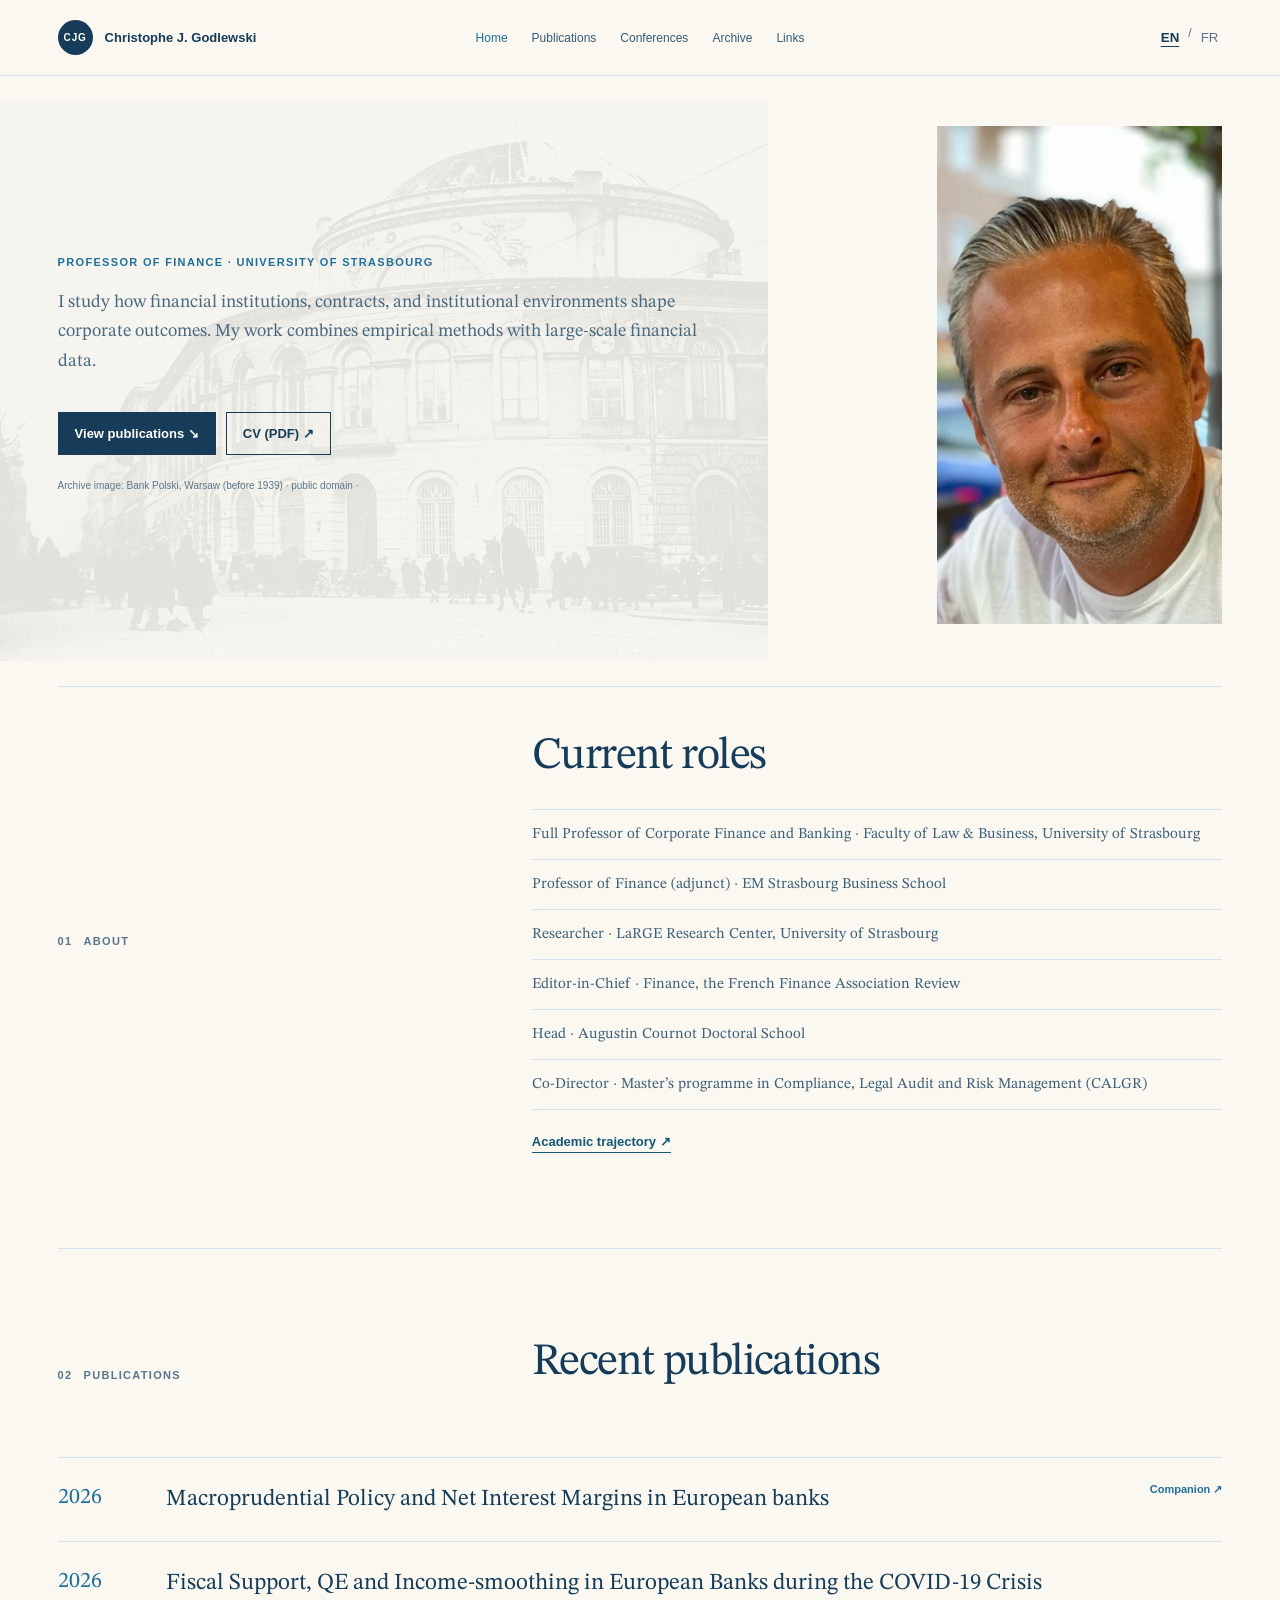
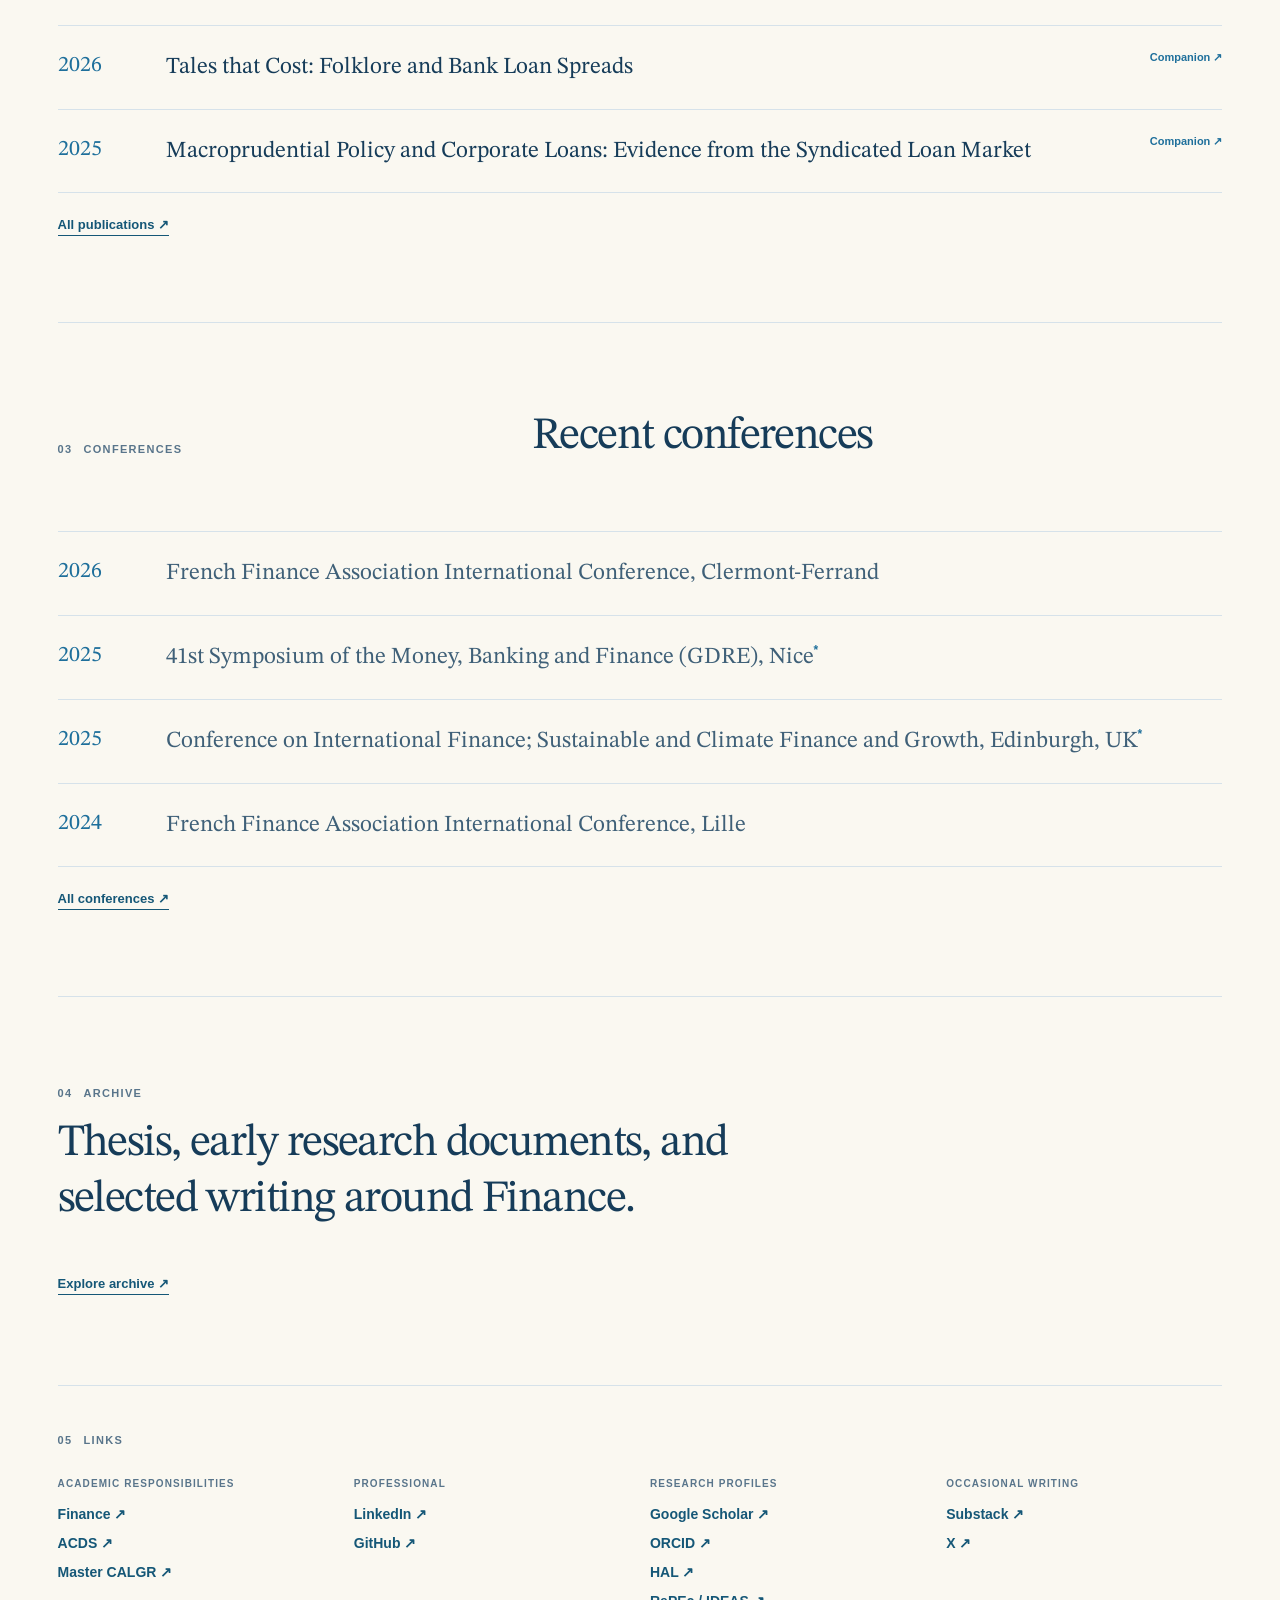
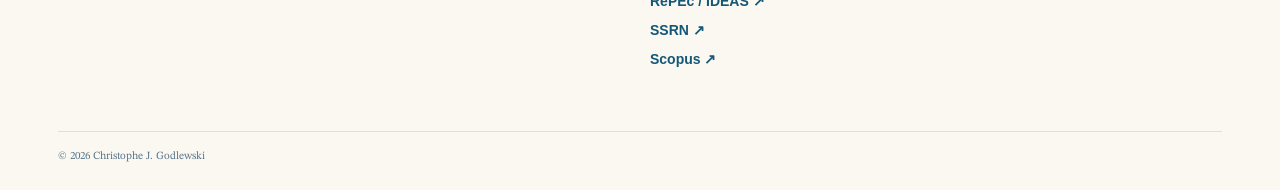
<file: index.html>
<!doctype html>
<html lang="en">
<head>
  <meta charset="utf-8">
  <meta name="viewport" content="width=device-width,initial-scale=1">
  <meta name="description" content="Christophe J. Godlewski — research on financial intermediation, private debt, and corporate finance.">
  <meta property="og:image" content="assets/og.png">
  <title>Christophe J. Godlewski | Professor of Finance</title>
  <link rel="icon" type="image/png" href="/assets/godlewski%20logo.png">
  <link rel="apple-touch-icon" href="/assets/godlewski%20logo.png">
  <link rel="stylesheet" href="assets/style.css?v=20260901-3">
  <meta name="google-site-verification" content="XuiB3_NG4lHKiYBqt2Ai84ApdGxGUsxF-nIq4YPo-nI" />
  <link rel="canonical" href="https://cgodlewski.github.io/" />
</head>
<body>
  <header class="site-header">
    <a href="/" class="brand"><span class="brand-mark">CJG</span><span class="brand-name">Christophe J. Godlewski</span></a>
    <nav>
      <a aria-current="page" href="/" data-en="Home" data-fr="Accueil">Home</a>
      <a href="publications/" data-en="Publications" data-fr="Publications">Publications</a>
      <a href="conferences/" data-en="Conferences" data-fr="Conférences">Conferences</a>
      <a href="archives/" data-en="Archive" data-fr="Archives">Archive</a>
      <a href="#links" data-en="Links" data-fr="Liens">Links</a>
    </nav>
    <div class="language-switch"><button data-lang="en">EN</button><span>/</span><button data-lang="fr">FR</button></div>
  </header>
  <main>
    <section class="hero wrap">
      <button class="hero-archive-trigger" type="button" aria-pressed="false">
        <span class="visually-hidden" data-en="Play Chopin’s Polonaise in A-flat major, Op. 53" data-fr="Écouter la Polonaise en la bémol majeur, op. 53 de Chopin">Play Chopin’s Polonaise in A-flat major, Op. 53</span>
      </button>
      <div>
        <p class="eyebrow" data-en="Professor of Finance · University of Strasbourg" data-fr="Professeur de finance · Université de Strasbourg">Professor of Finance · University of Strasbourg</p>
        <p class="intro" data-en="I study how financial institutions, contracts, and institutional environments shape corporate outcomes. My work combines empirical methods with large-scale financial data." data-fr="J’étudie la manière dont les institutions financières, les contrats et les environnements institutionnels façonnent les décisions des entreprises. Mes travaux combinent méthodes empiriques et données financières à grande échelle.">I study how financial institutions, contracts, and institutional environments shape corporate outcomes. My work combines empirical methods with large-scale financial data.</p>
        <div class="actions">
          <a class="button dark" href="publications/" data-en="View publications ↘" data-fr="Voir les publications ↘">View publications ↘</a>
          <a class="button" data-en="CV (PDF) ↗" data-fr="CV (PDF) ↗" href="https://drive.google.com/file/d/18NWivwWCVpA3IQtYH-0EQGOzMlame1k8/view" target="_blank">CV (PDF) ↗</a>
        </div>
        <a class="hero-archive-credit" href="https://commons.wikimedia.org/wiki/File:Budynek_Banku_Polskiego_na_placu_Bankowym_w_okresie_mi%C4%99dzywojennym.jpg" target="_blank" data-en="Archive image: Bank Polski, Warsaw (before 1939) · public domain ·" data-fr="Image d’archive : Bank Polski, Varsovie (avant 1939) · domaine public ·">Archive image: Bank Polski, Warsaw (before 1939) · public domain ·</a>
        <div class="hero-audio-status" hidden aria-live="polite">
          <span data-en="Playing: Chopin, Polonaise in A-flat major, Op. 53 - Eugen d’Albert, 1905." data-fr="Lecture : Chopin, Polonaise en la bémol majeur, op. 53 - Eugen d’Albert, 1905.">Playing: Chopin, Polonaise in A-flat major, Op. 53 — Eugen d’Albert, 1905.</span>
        </div>
        <audio id="hero-polonaise" preload="none"><source src="assets/chopin-polonaise-op53-eugen-dalbert.oga" type="audio/ogg"></audio>
      </div>
      <aside class="portrait"><img src="assets/christophe-godlewski-portrait.jpg" alt="Christophe J. Godlewski"></aside>
    </section>
    <section class="roles wrap">
      <div class="section-label"><span>01</span><span data-en="About" data-fr="À propos">About</span></div>
      <div>
        <h2 data-en="Current roles" data-fr="Fonctions actuelles">Current roles</h2>
        <ul class="role-list">
          <li data-en="Full Professor of Corporate Finance and Banking · Faculty of Law &amp; Business, University of Strasbourg" data-fr="Professeur des Universités en sciences de gestion — finance d’entreprise et banque · Faculté de droit, de sciences politiques et de gestion, Université de Strasbourg">Full Professor of Corporate Finance and Banking · Faculty of Law &amp; Business, University of Strasbourg</li>
          <li data-en="Professor of Finance (adjunct) · EM Strasbourg Business School" data-fr="Professeur de finance (affilié) · EM Strasbourg">Professor of Finance (adjunct) · EM Strasbourg Business School</li>
          <li data-en="Researcher · LaRGE Research Center, University of Strasbourg" data-fr="Chercheur · LaRGE, Université de Strasbourg">Researcher · LaRGE Research Center, University of Strasbourg</li>
          <li data-en="Editor-in-Chief · Finance, the French Finance Association Review" data-fr="Rédacteur en chef · Finance, revue de l’Association française de finance">Editor-in-Chief · Finance, the French Finance Association Review</li>
          <li data-en="Head · Augustin Cournot Doctoral School" data-fr="Directeur · École doctorale Augustin Cournot">Head · Augustin Cournot Doctoral School</li>
          <li data-en="Co-Director · Master’s programme in Compliance, Legal Audit and Risk Management (CALGR)" data-fr="Co-responsable · Master Conformité, Audit légal et Gestion des Risques (CALGR)">Co-Director · Master’s programme in Compliance, Legal Audit and Risk Management (CALGR)</li>
        </ul>
        <a class="text-link trajectory-link" href="trajectory/" data-en="Academic trajectory ↗" data-fr="Parcours académique ↗">Academic trajectory ↗</a>
      </div>
    </section>
    <section class="publications wrap">
      <div class="section-heading"><div class="section-label"><span>02</span><span data-en="Publications" data-fr="Publications">Publications</span></div><div><h2 data-en="Recent publications" data-fr="Publications récentes">Recent publications</h2></div></div>
      <div class="publication-list">
        <article class="publication-row"><time>2026</time><h3>Macroprudential Policy and Net Interest Margins in European banks</h3><div class="publication-links"><a href="https://cgodlewski.github.io/macroprudential-policy-net-interest-margins/" target="_blank">Companion ↗</a></div></article>
        <article class="publication-row"><time>2026</time><h3>Fiscal Support, QE and Income-smoothing in European Banks during the COVID-19 Crisis</h3></article>
        <article class="publication-row"><time>2026</time><h3>Tales that Cost: Folklore and Bank Loan Spreads</h3><div class="publication-links"><a href="https://cgodlewski.github.io/tales-that-cost-companion/" target="_blank">Companion ↗</a></div></article>
        <article class="publication-row"><time>2025</time><h3>Macroprudential Policy and Corporate Loans: Evidence from the Syndicated Loan Market</h3><div class="publication-links"><a href="https://cgodlewski.github.io/macroprud-loans-companion/" target="_blank">Companion ↗</a></div></article>
      </div>
      <a class="text-link" href="publications/" data-en="All publications ↗" data-fr="Toutes les publications ↗">All publications ↗</a>
    </section>
    <section class="conferences wrap">
      <div class="section-heading"><div class="section-label"><span>03</span><span data-en="Conferences" data-fr="Conférences">Conferences</span></div><div><h2 data-en="Recent conferences" data-fr="Conférences récentes">Recent conferences</h2></div></div>
      <div class="conference-list">
        <article class="conference-row"><time>2026</time><p>French Finance Association International Conference, Clermont-Ferrand</p></article>
        <article class="conference-row"><time>2025</time><p>41st Symposium of the Money, Banking and Finance (GDRE), Nice<sup>*</sup></p></article>
        <article class="conference-row"><time>2025</time><p>Conference on International Finance; Sustainable and Climate Finance and Growth, Edinburgh, UK<sup>*</sup></p></article>
        <article class="conference-row"><time>2024</time><p>French Finance Association International Conference, Lille</p></article>
      </div>
      <a class="text-link" href="conferences/" data-en="All conferences ↗" data-fr="Toutes les conférences ↗">All conferences ↗</a>
    </section>
    <section class="archive wrap">
      <div class="section-label"><span>04</span><span data-en="Archive" data-fr="Archives">Archive</span></div>
      <h2 data-en="Thesis, early research documents, and selected writing around Finance." data-fr="Thèse, travaux de formation et documents choisis autour de Finance.">Thesis, early research documents, and selected writing around Finance.</h2>
      <a class="text-link" href="archives/" data-en="Explore archive ↗" data-fr="Explorer les archives ↗">Explore archive ↗</a>
    </section>
  </main>
  <footer id="links" class="footer wrap">
    <div class="section-label"><span>05</span><span data-en="Links" data-fr="Liens">Links</span></div>
    <div class="profile-grid">
      <div class="links"><p data-en="Academic responsibilities" data-fr="Responsabilités académiques">Academic responsibilities</p><a href="https://www.affi.asso.fr/journals/finance-journal/?chapter=1194" target="_blank">Finance ↗</a><a href="https://ed.ecogestion-cournot.unistra.fr/" target="_blank" data-en="ACDS ↗" data-fr="EDAC ↗">ACDS ↗</a><a href="https://droit.unistra.fr/formation/diplomes-detat/master/mentions-et-parcours-masters/administration-economique-et-sociale/odf-parcours-conformite-audit-legal-et-gestion-des-risques-PR763-5574/#data-rof-tab-admission" target="_blank">Master CALGR ↗</a></div>
      <div class="links"><p data-en="Professional" data-fr="Réseaux professionnels">Professional</p><a href="https://www.linkedin.com/in/chrisgodlewski/" target="_blank">LinkedIn ↗</a><a href="https://github.com/cgodlewski" target="_blank">GitHub ↗</a></div>
      <div class="links"><p data-en="Research profiles" data-fr="Profils de recherche">Research profiles</p><a href="https://scholar.google.fr/citations?user=jrbjosoAAAAJ&amp;hl=fr" target="_blank">Google Scholar ↗</a><a href="https://orcid.org/0000-0002-1391-1108" target="_blank">ORCID ↗</a><a href="https://cv.hal.science/christophe-godlewski" target="_blank">HAL ↗</a><a href="https://ideas.repec.org/e/pgo98.html" target="_blank">RePEc / IDEAS ↗</a><a href="https://papers.ssrn.com/sol3/cf_dev/AbsByAuth.cfm?per_id=347791" target="_blank">SSRN ↗</a><a href="https://www.scopus.com/authid/detail.uri?authorId=21742660600" target="_blank">Scopus ↗</a></div>
      <div class="links"><p data-en="Occasional writing" data-fr="Notes occasionnelles">Occasional writing</p><a href="https://profcjgodlewski.substack.com/" target="_blank">Substack ↗</a><a href="https://x.com/profcjgodlewski" target="_blank">X ↗</a></div>
    </div>
    <p class="site-note">© 2026 Christophe J. Godlewski</p>
  </footer>
  <script src="assets/site.js?v=20260901-3"></script>
</body>
</html>
</file>
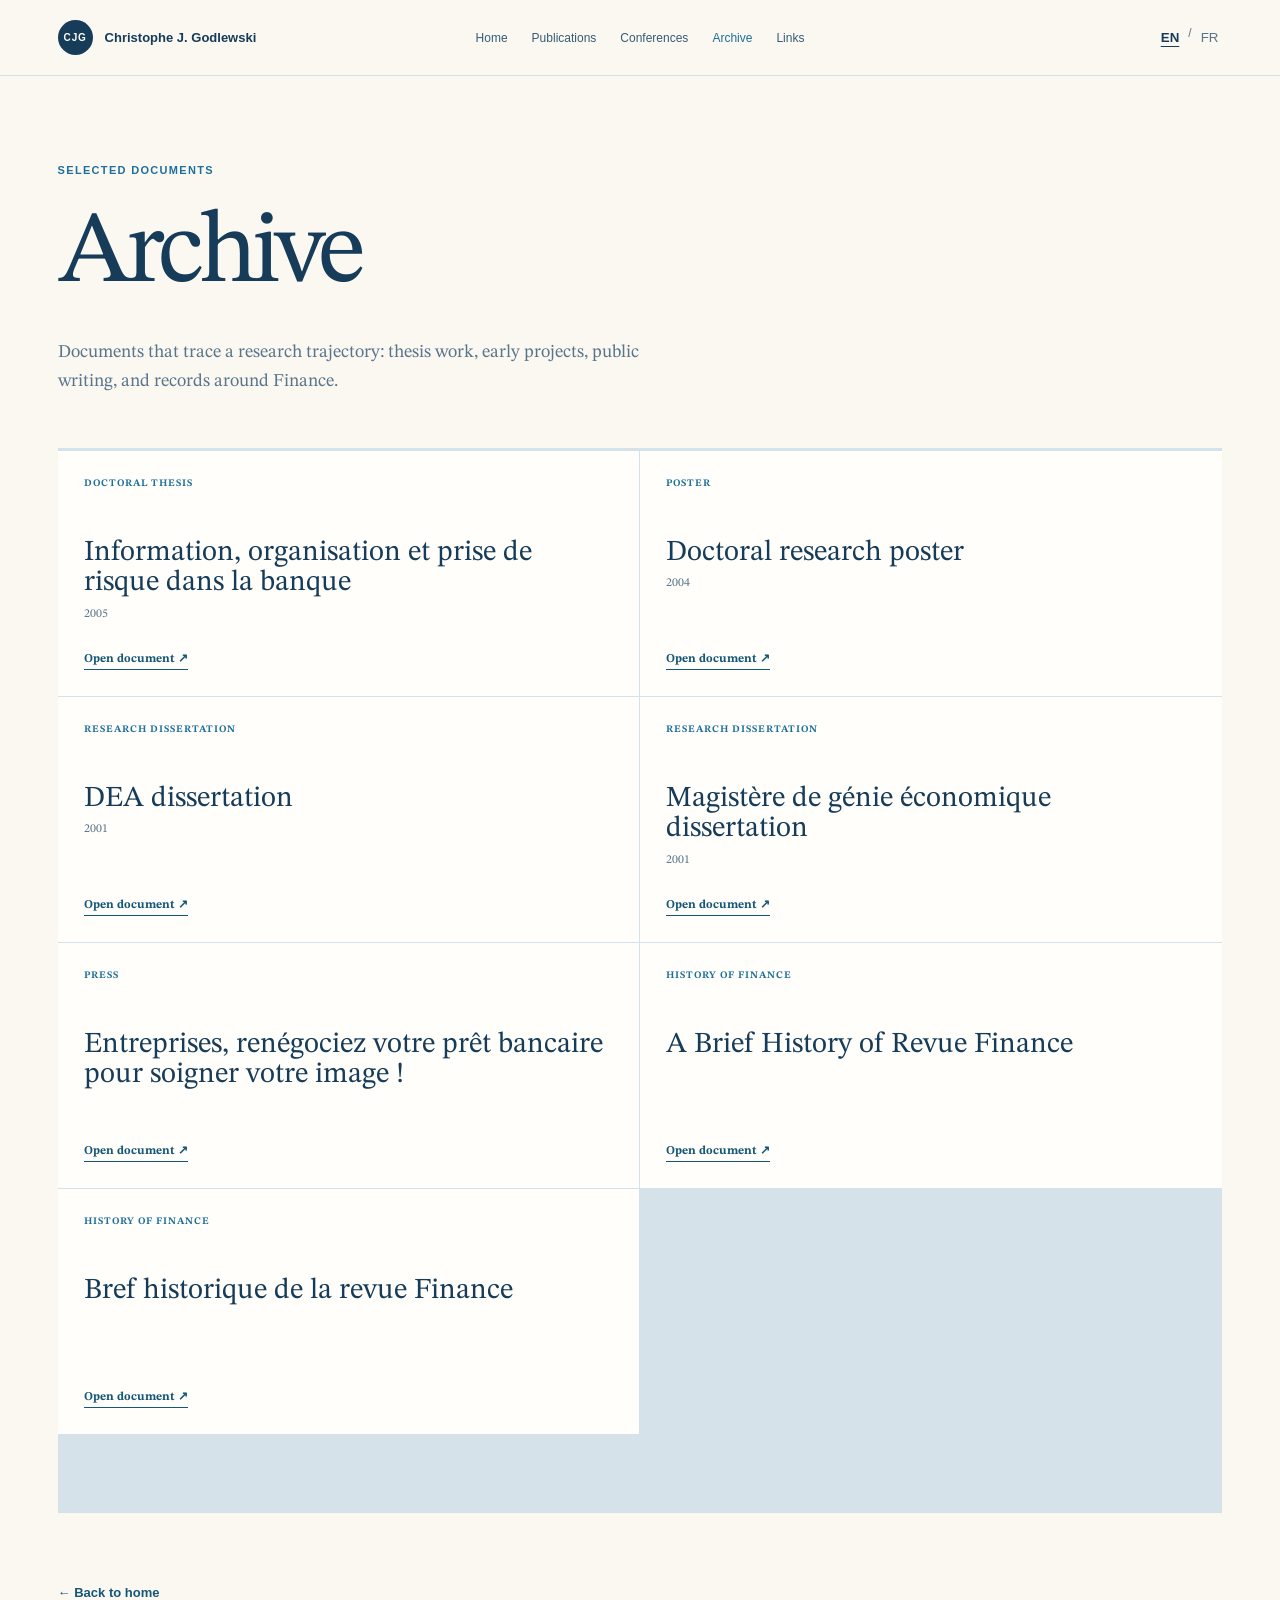
<file: archives/index.html>
<!doctype html><html lang="en"><head><meta charset="utf-8"><meta name="viewport" content="width=device-width,initial-scale=1"><meta name="description" content="Selected archive documents of Christophe J. Godlewski"><title>Archive | Christophe J. Godlewski</title><link rel="stylesheet" href="../assets/style.css"></head><body><header class="site-header"><a href="../" class="brand"><span class="brand-mark">CJG</span><span class="brand-name">Christophe J. Godlewski</span></a><nav><a href="../" data-en="Home" data-fr="Accueil">Home</a><a href="../publications/" data-en="Publications" data-fr="Publications">Publications</a><a href="./" aria-current="page" data-en="Archive" data-fr="Archives">Archive</a><a href="../#links" data-en="Links" data-fr="Liens">Links</a></nav><div class="language-switch"><button data-lang="en">EN</button><span>/</span><button data-lang="fr">FR</button></div></header><main><section class="page-hero wrap"><p class="eyebrow" data-en="Selected documents" data-fr="Documents sélectionnés">Selected documents</p><h1 data-en="Archive" data-fr="Archives">Archive</h1><p data-en="Documents that trace a research trajectory: thesis work, early projects, public writing, and records around Finance." data-fr="Des documents qui retracent une trajectoire de recherche : thèse, premiers travaux, écrits de diffusion et archives autour de Finance.">Documents that trace a research trajectory: thesis work, early projects, public writing, and records around Finance.</p></section><section class="archive-documents wrap"><article><p data-en="Doctoral thesis" data-fr="Thèse de doctorat">Doctoral thesis</p><h2>Information, organisation et prise de risque dans la banque</h2><time>2005</time><a href="https://drive.google.com/open?id=1OstRQdSDrQO5P0K7E9leXzS_AllKCeXh" target="_blank" data-en="Open document ↗" data-fr="Ouvrir le document ↗">Open document ↗</a></article><article><p>Poster</p><h2 data-en="Doctoral research poster" data-fr="Poster de recherche doctorale">Doctoral research poster</h2><time>2004</time><a href="https://drive.google.com/open?id=18Hpk6FfRVbA7dNfjUUlY6hMXMbt8IywW" target="_blank" data-en="Open document ↗" data-fr="Ouvrir le document ↗">Open document ↗</a></article><article><p data-en="Research dissertation" data-fr="Mémoire de recherche">Research dissertation</p><h2 data-en="DEA dissertation" data-fr="Mémoire de DEA">DEA dissertation</h2><time>2001</time><a href="https://drive.google.com/open?id=12wB34O0n_nI3b2Dx0dVtaZf7oeR77p7s" target="_blank" data-en="Open document ↗" data-fr="Ouvrir le document ↗">Open document ↗</a></article><article><p data-en="Research dissertation" data-fr="Mémoire de recherche">Research dissertation</p><h2 data-en="Magistère de génie économique dissertation" data-fr="Mémoire de Magistère de génie économique">Magistère de génie économique dissertation</h2><time>2001</time><a href="https://drive.google.com/open?id=1DZECECNGZB8RZUCU8wEDuy-AfL8ogu63" target="_blank" data-en="Open document ↗" data-fr="Ouvrir le document ↗">Open document ↗</a></article><article><p data-en="Press" data-fr="Presse">Press</p><h2>Entreprises, renégociez votre prêt bancaire pour soigner votre image !</h2><a href="https://drive.google.com/open?id=1LNvnd3cyjdLnDk3XxONfXelTTjON94xN" target="_blank" data-en="Open document ↗" data-fr="Ouvrir le document ↗">Open document ↗</a></article><article><p data-en="History of Finance" data-fr="Histoire de Finance">History of Finance</p><h2>A Brief History of Revue Finance</h2><a href="https://drive.google.com/open?id=1RqJftLXKJ3DvFfzMumkdOMxQWwpfLRC6" target="_blank" data-en="Open document ↗" data-fr="Ouvrir le document ↗">Open document ↗</a></article><article><p data-en="History of Finance" data-fr="Histoire de Finance">History of Finance</p><h2>Bref historique de la revue Finance</h2><a href="https://drive.google.com/open?id=1mpM_3RC4UJM8P6pz-wY5jl38a6APNZX3" target="_blank" data-en="Open document ↗" data-fr="Ouvrir le document ↗">Open document ↗</a></article></section></main><footer class="footer wrap"><a class="text-link" href="../" data-en="← Back to home" data-fr="← Retour à l’accueil">← Back to home</a></footer><script src="../assets/site.js"></script></body></html>
</file>
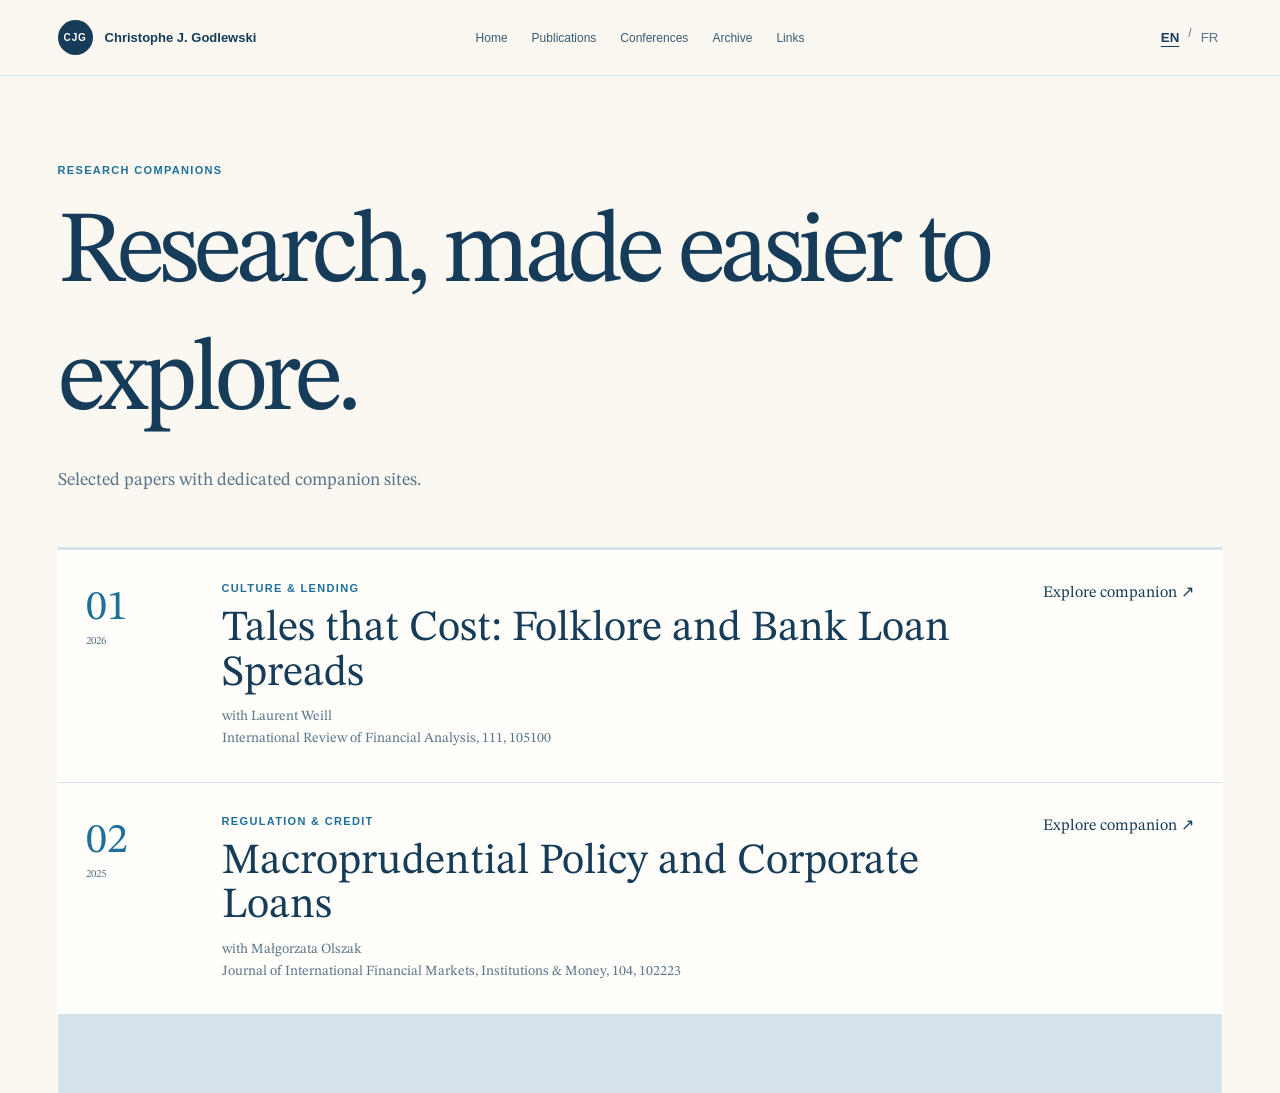
<file: companions/index.html>
<!doctype html><html lang="en"><head><meta charset="utf-8"><meta name="viewport" content="width=device-width,initial-scale=1"><title>Research companions | Christophe J. Godlewski</title><link rel="stylesheet" href="../assets/style.css"></head><body><header class="site-header"><a href="../" class="brand"><span class="brand-mark">CJG</span><span class="brand-name">Christophe J. Godlewski</span></a><nav><a href="../">Home</a><a href="../publications/">Publications</a><a href="../archives/">Archive</a><a href="../#links">Links</a></nav><div class="language-switch"><button data-lang="en">EN</button><span>/</span><button data-lang="fr">FR</button></div></header><main><section class="page-hero wrap"><p class="eyebrow" data-en="Research companions" data-fr="Compagnons de recherche">Research companions</p><h1 data-en="Research, made easier to explore." data-fr="Des travaux de recherche plus faciles à explorer.">Research, made easier to explore.</h1><p data-en="Selected papers with dedicated companion sites." data-fr="Une sélection d’articles disposant d’un site compagnon.">Selected papers with dedicated companion sites.</p></section><section class="companion-list wrap"><article><div><span>01</span><time>2026</time></div><div><p class="paper-meta">Culture &amp; lending</p><h2>Tales that Cost: Folklore and Bank Loan Spreads</h2><p>with Laurent Weill<br>International Review of Financial Analysis, 111, 105100</p></div><a href="https://cgodlewski.github.io/tales-that-cost-companion/" target="_blank">Explore companion ↗</a></article><article><div><span>02</span><time>2025</time></div><div><p class="paper-meta">Regulation &amp; credit</p><h2>Macroprudential Policy and Corporate Loans</h2><p>with Małgorzata Olszak<br>Journal of International Financial Markets, Institutions &amp; Money, 104, 102223</p></div><a href="https://cgodlewski.github.io/macroprud-loans-companion/" target="_blank">Explore companion ↗</a></article></section></main><script src="../assets/site.js"></script></body></html>
</file>
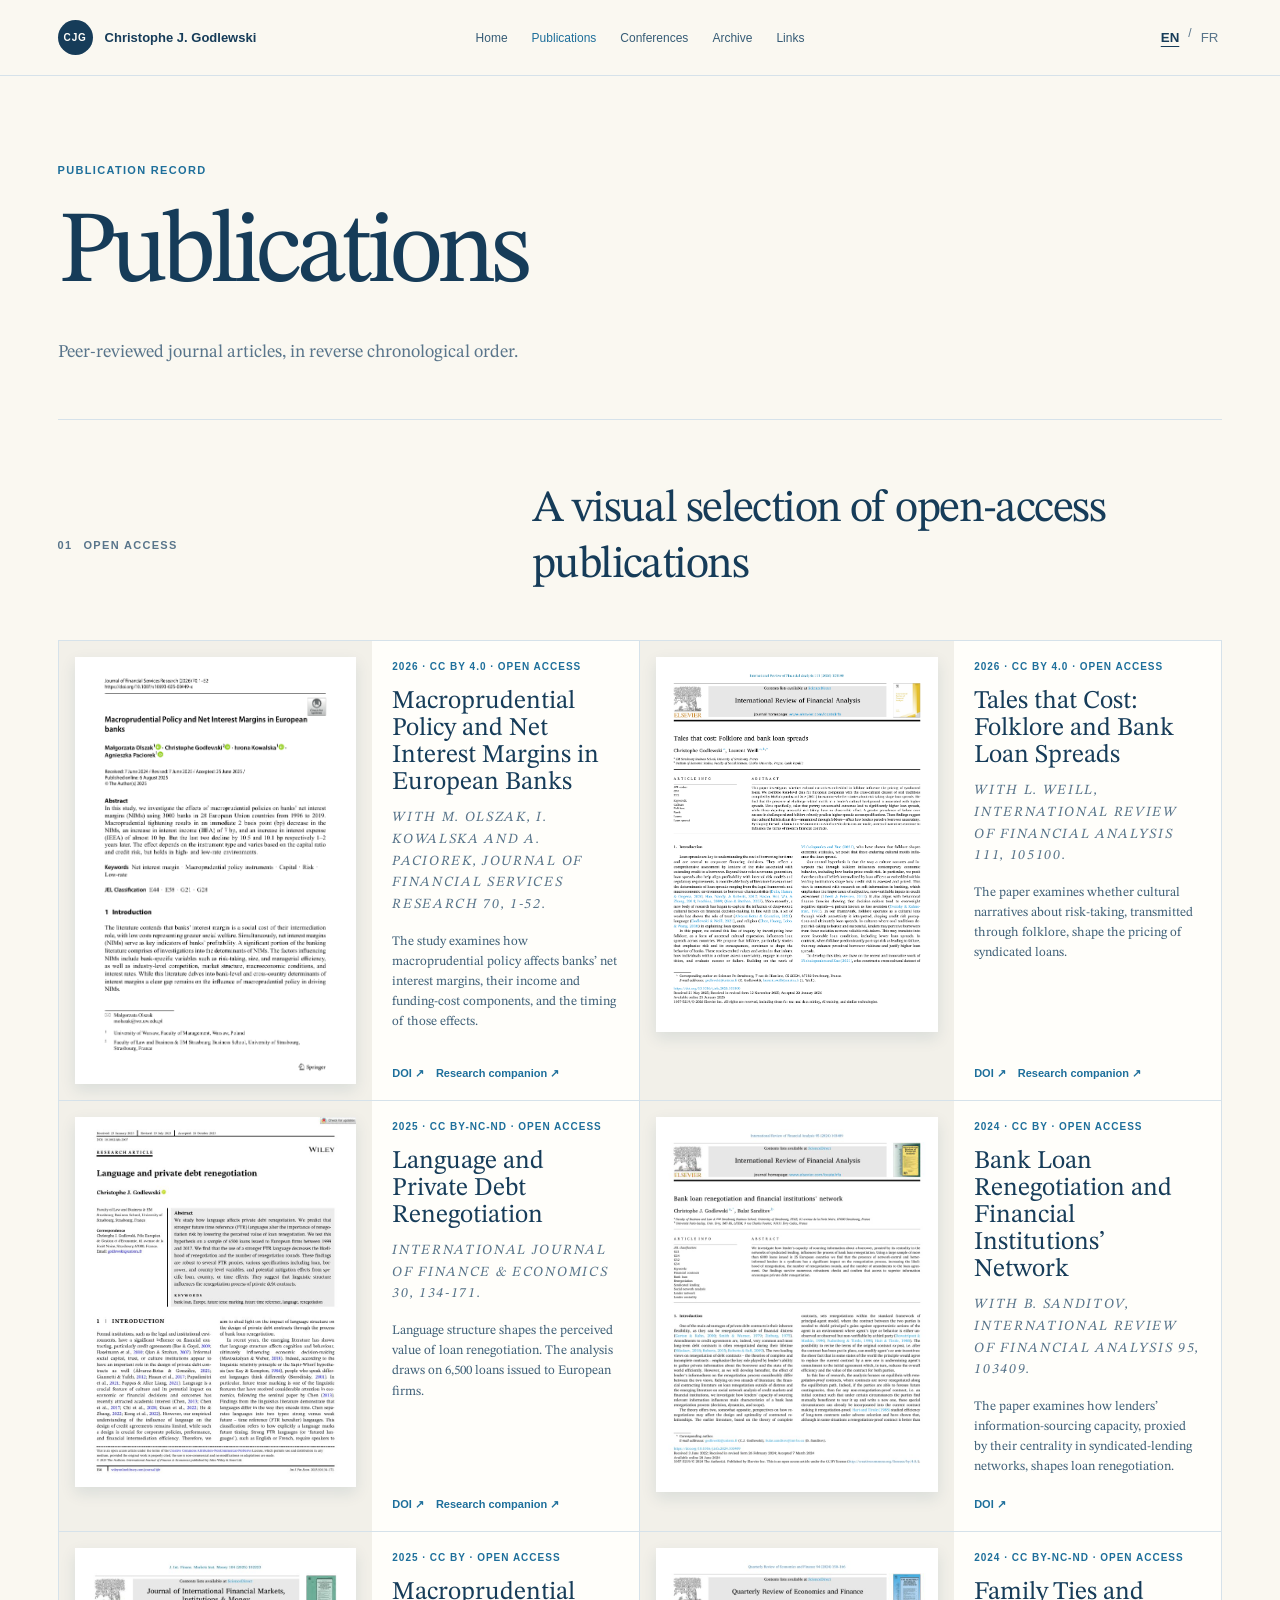
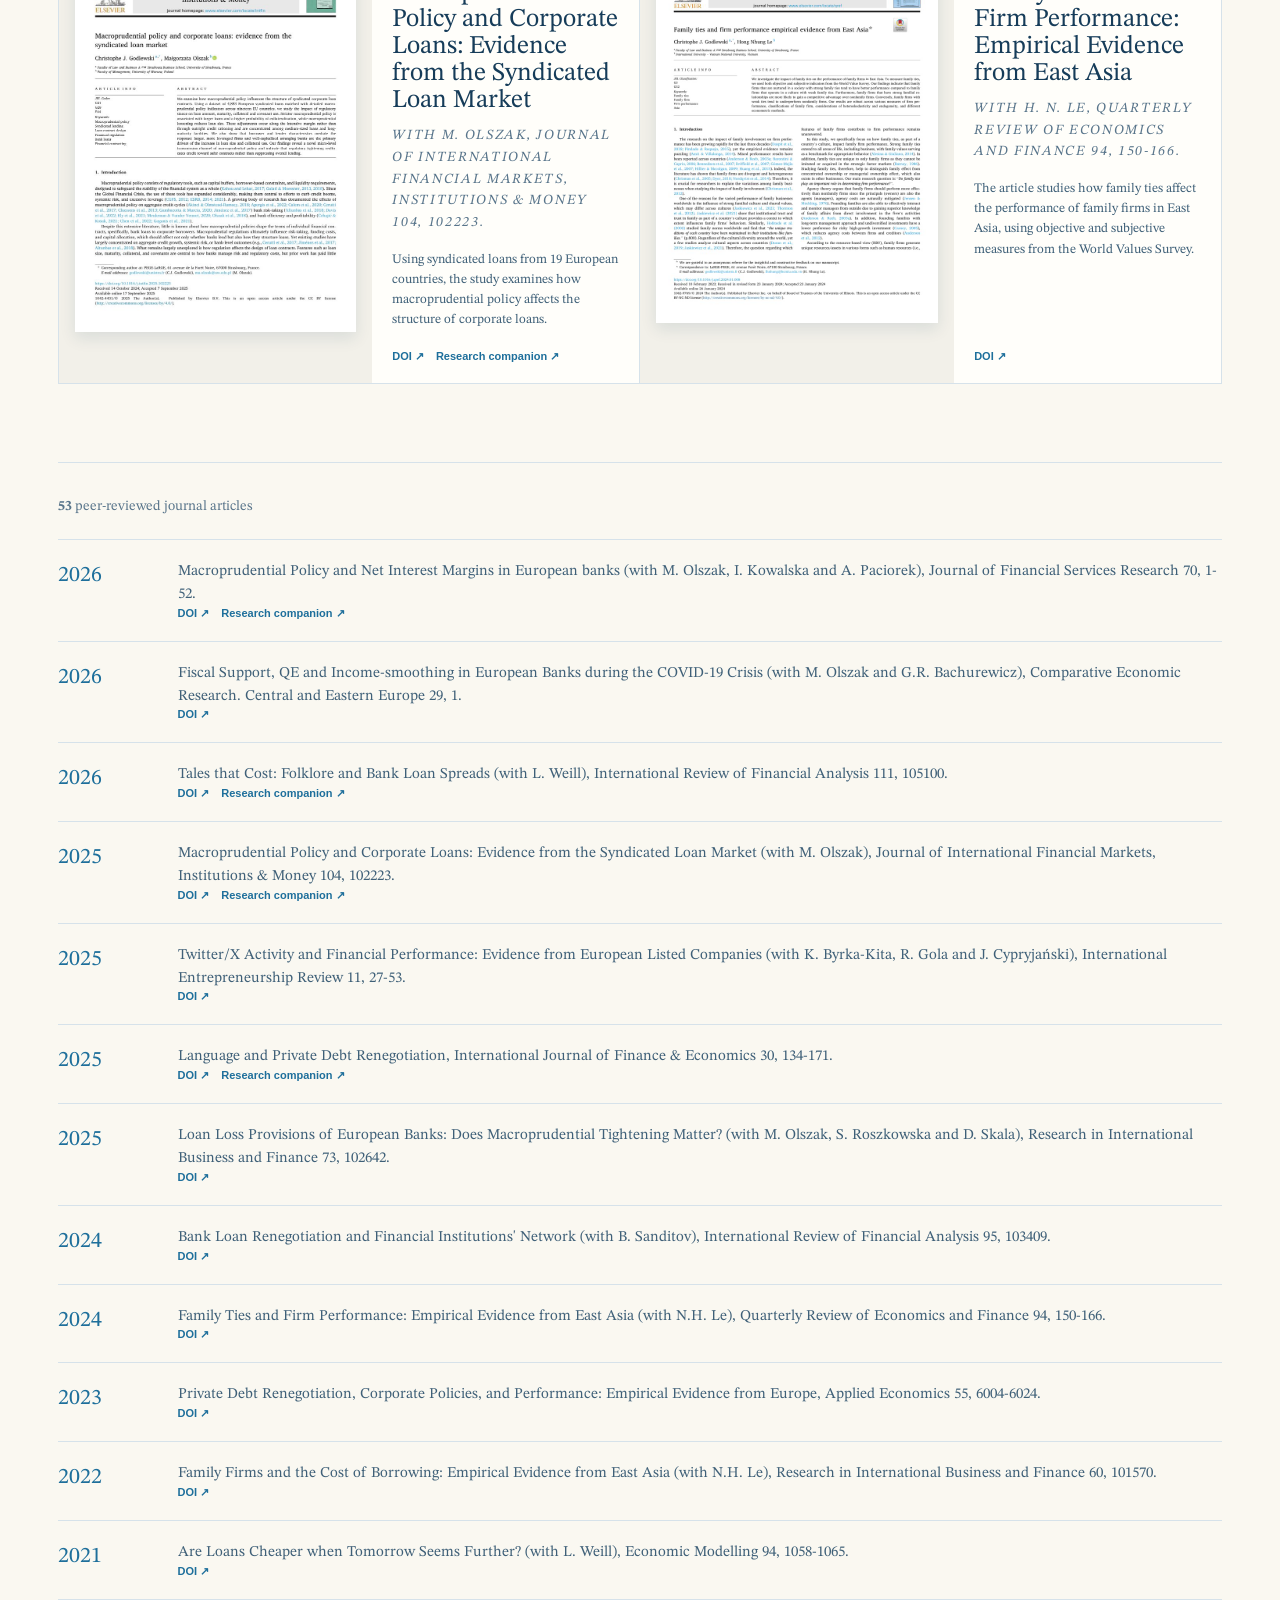
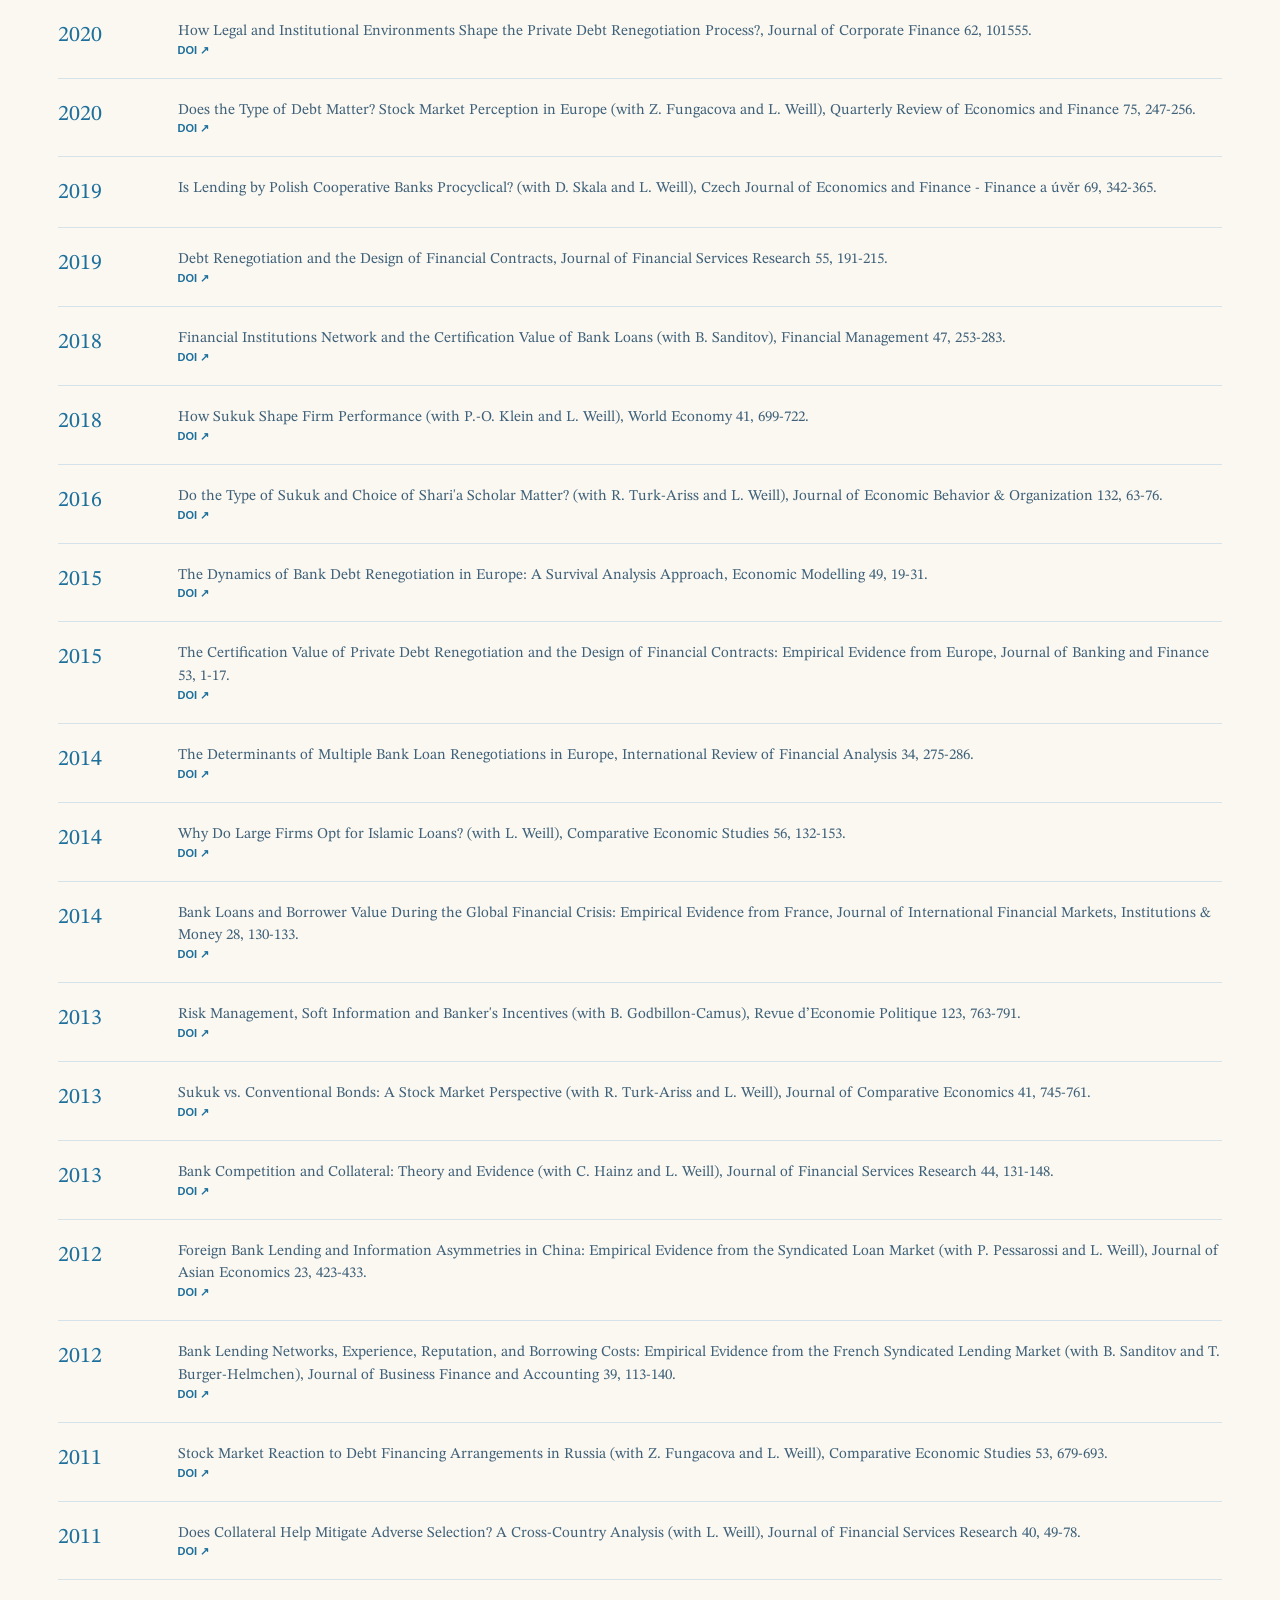
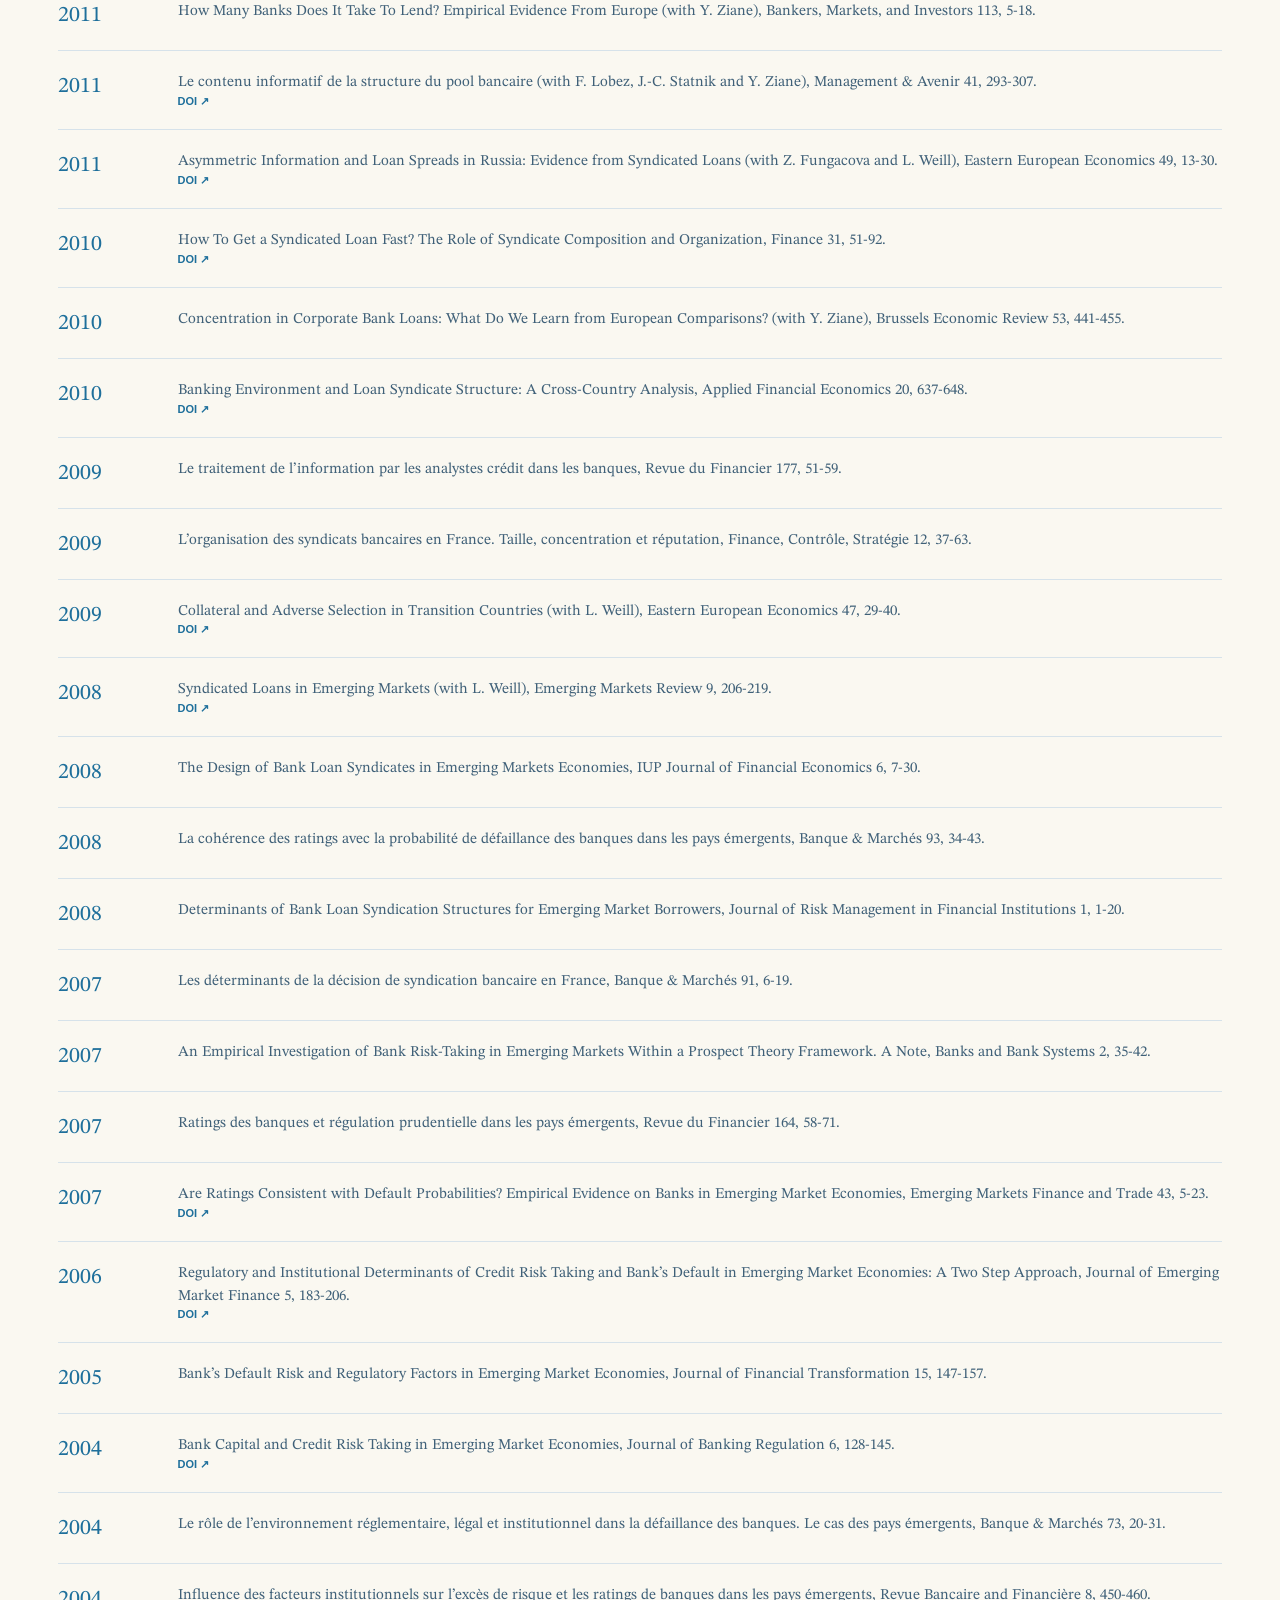
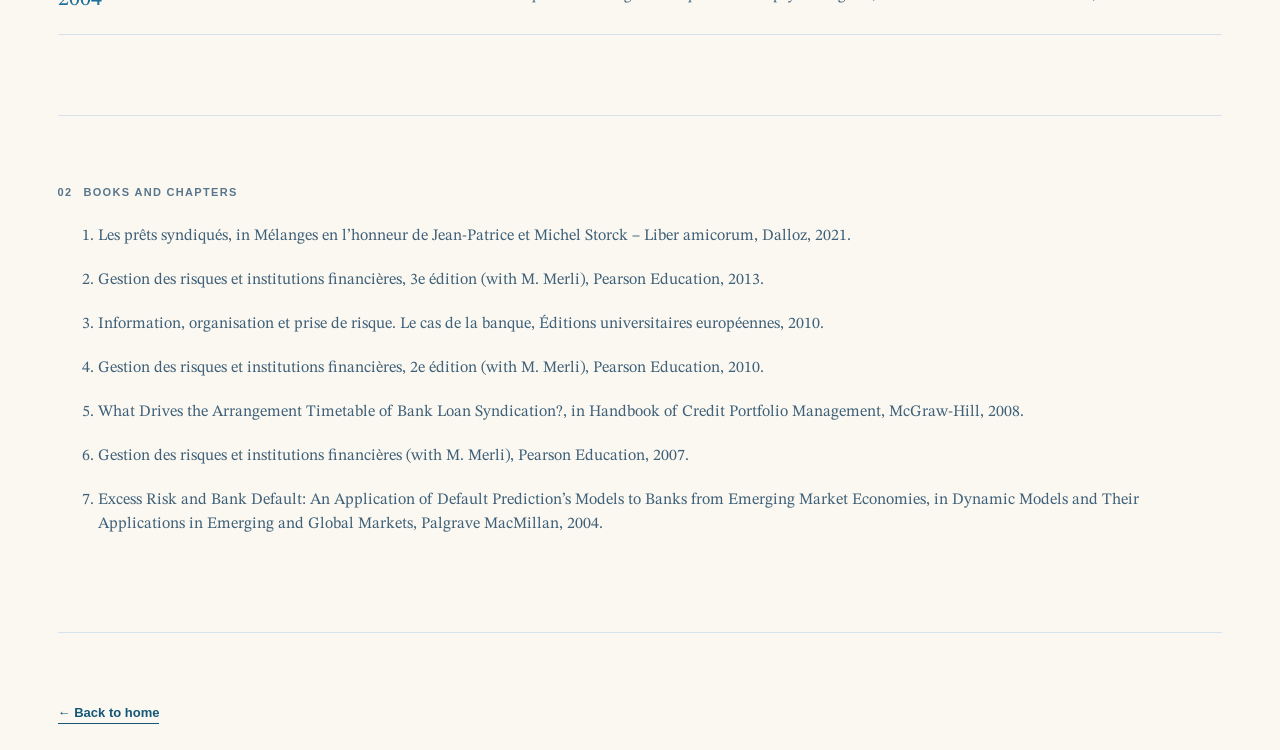
<file: publications/index.html>
<!doctype html><html lang="en"><head><meta charset="utf-8"><meta name="viewport" content="width=device-width,initial-scale=1"><meta name="description" content="Publication record of Christophe J. Godlewski"><title>Publications | Christophe J. Godlewski</title><link rel="stylesheet" href="../assets/style.css?v=20260914-1"></head><body><header class="site-header"><a href="../" class="brand"><span class="brand-mark">CJG</span><span class="brand-name">Christophe J. Godlewski</span></a><nav><a href="../" data-en="Home" data-fr="Accueil">Home</a><a href="./" aria-current="page" data-en="Publications" data-fr="Publications">Publications</a><a href="../conferences/" data-en="Conferences" data-fr="Conférences">Conferences</a><a href="../archives/" data-en="Archive" data-fr="Archives">Archive</a><a href="../#links" data-en="Links" data-fr="Liens">Links</a></nav><div class="language-switch"><button data-lang="en">EN</button><span>/</span><button data-lang="fr">FR</button></div></header><main><section class="page-hero wrap"><p class="eyebrow" data-en="Publication record" data-fr="Dossier scientifique">Publication record</p><h1>Publications</h1><p data-en="Peer-reviewed journal articles, in reverse chronological order." data-fr="Articles publiés dans des revues à comité de lecture, par ordre antéchronologique.">Peer-reviewed journal articles, in reverse chronological order.</p></section><section class="oa-gallery wrap"><div class="section-heading"><div class="section-label"><span>01</span><span data-en="Open access" data-fr="Libre accès">Open access</span></div><div><h2 data-en="A visual selection of open-access publications" data-fr="Une sélection visuelle de publications en libre accès">A visual selection of open-access publications</h2></div></div><div class="oa-grid"><article class="oa-card"><a class="oa-cover" href="https://doi.org/10.1007/s10693-025-00449-x" target="_blank"><img src="../assets/publication-previews/macroprudential-net-interest-margins-01.png" loading="lazy" alt="Published article: Macroprudential Policy and Net Interest Margins in European Banks"></a><div class="oa-card-copy"><p class="oa-meta">2026 · <a href="https://creativecommons.org/licenses/by/4.0/" target="_blank">CC BY 4.0</a> · <span data-en="Open access" data-fr="Libre accès">Open access</span></p><h2>Macroprudential Policy and Net Interest Margins in European Banks</h2><p class="paper-meta">with M. Olszak, I. Kowalska and A. Paciorek, Journal of Financial Services Research 70, 1-52.</p><p class="oa-summary" data-en="The study examines how macroprudential policy affects banks’ net interest margins, their income and funding-cost components, and the timing of those effects." data-fr="L’étude examine comment la politique macroprudentielle affecte les marges d’intérêt des banques, leurs composantes de revenus et de coûts de financement, ainsi que la temporalité de ces effets.">The study examines how macroprudential policy affects banks’ net interest margins, their income and funding-cost components, and the timing of those effects.</p><div class="record-links"><a href="https://doi.org/10.1007/s10693-025-00449-x" target="_blank">DOI ↗</a><a href="https://cgodlewski.github.io/macroprudential-policy-net-interest-margins/" target="_blank" data-en="Research companion ↗" data-fr="Compagnon de recherche ↗">Research companion ↗</a></div></div></article><article class="oa-card"><a class="oa-cover" href="https://doi.org/10.1016/j.irfa.2026.105100" target="_blank"><img src="../assets/publication-previews/tales-that-cost-01.png" loading="lazy" alt="Published article: Tales that Cost: Folklore and Bank Loan Spreads"></a><div class="oa-card-copy"><p class="oa-meta">2026 · <a href="https://creativecommons.org/licenses/by/4.0/" target="_blank">CC BY 4.0</a> · <span data-en="Open access" data-fr="Libre accès">Open access</span></p><h2>Tales that Cost: Folklore and Bank Loan Spreads</h2><p class="paper-meta">with L. Weill, International Review of Financial Analysis 111, 105100.</p><p class="oa-summary" data-en="The paper examines whether cultural narratives about risk-taking, transmitted through folklore, shape the pricing of syndicated loans." data-fr="L’article examine si les récits culturels sur la prise de risque, transmis par le folklore, façonnent la tarification des prêts syndiqués.">The paper examines whether cultural narratives about risk-taking, transmitted through folklore, shape the pricing of syndicated loans.</p><div class="record-links"><a href="https://doi.org/10.1016/j.irfa.2026.105100" target="_blank">DOI ↗</a><a href="https://cgodlewski.github.io/tales-that-cost-companion/" target="_blank" data-en="Research companion ↗" data-fr="Compagnon de recherche ↗">Research companion ↗</a></div></div></article><article class="oa-card"><a class="oa-cover" href="https://doi.org/10.1002/ijfe.2907" target="_blank"><img src="../assets/publication-previews/language-private-debt-01.jpg" loading="lazy" alt="Published article: Language and Private Debt Renegotiation"></a><div class="oa-card-copy"><p class="oa-meta">2025 · <a href="https://creativecommons.org/licenses/by-nc-nd/4.0/" target="_blank">CC BY-NC-ND</a> · <span data-en="Open access" data-fr="Libre accès">Open access</span></p><h2>Language and Private Debt Renegotiation</h2><p class="paper-meta">International Journal of Finance &amp; Economics 30, 134-171.</p><p class="oa-summary" data-en="Language structure shapes the perceived value of loan renegotiation. The analysis draws on 6,500 loans issued to European firms." data-fr="La structure linguistique façonne la valeur perçue de la renégociation des prêts. L’analyse porte sur 6 500 prêts accordés à des entreprises européennes.">Language structure shapes the perceived value of loan renegotiation. The analysis draws on 6,500 loans issued to European firms.</p><div class="record-links"><a href="https://doi.org/10.1002/ijfe.2907" target="_blank">DOI ↗</a><a href="https://cgodlewski.github.io/language-private-debt-renegotiation/" target="_blank" data-en="Research companion ↗" data-fr="Compagnon de recherche ↗">Research companion ↗</a></div></div></article><article class="oa-card"><a class="oa-cover" href="https://doi.org/10.1016/j.irfa.2024.103409" target="_blank"><img src="../assets/publication-previews/bank-loan-renegotiation-network-01.jpg" loading="lazy" alt="Published article: Bank Loan Renegotiation and Financial Institutions’ Network"></a><div class="oa-card-copy"><p class="oa-meta">2024 · <a href="https://creativecommons.org/licenses/by/4.0/" target="_blank">CC BY</a> · <span data-en="Open access" data-fr="Libre accès">Open access</span></p><h2>Bank Loan Renegotiation and Financial Institutions’ Network</h2><p class="paper-meta">with B. Sanditov, International Review of Financial Analysis 95, 103409.</p><p class="oa-summary" data-en="The paper examines how lenders’ information-sourcing capacity, proxied by their centrality in syndicated-lending networks, shapes loan renegotiation." data-fr="L’article examine comment la capacité des prêteurs à produire de l’information, approchée par leur centralité dans les réseaux de prêts syndiqués, façonne la renégociation.">The paper examines how lenders’ information-sourcing capacity, proxied by their centrality in syndicated-lending networks, shapes loan renegotiation.</p><div class="record-links"><a href="https://doi.org/10.1016/j.irfa.2024.103409" target="_blank">DOI ↗</a></div></div></article><article class="oa-card"><a class="oa-cover" href="https://doi.org/10.1016/j.intfin.2025.102223" target="_blank"><img src="../assets/publication-previews/macroprudential-corporate-loans-01.jpg" loading="lazy" alt="Published article: Macroprudential Policy and Corporate Loans: Evidence from the Syndicated Loan Market"></a><div class="oa-card-copy"><p class="oa-meta">2025 · <a href="https://creativecommons.org/licenses/by/4.0/" target="_blank">CC BY</a> · <span data-en="Open access" data-fr="Libre accès">Open access</span></p><h2>Macroprudential Policy and Corporate Loans: Evidence from the Syndicated Loan Market</h2><p class="paper-meta">with M. Olszak, Journal of International Financial Markets, Institutions &amp; Money 104, 102223.</p><p class="oa-summary" data-en="Using syndicated loans from 19 European countries, the study examines how macroprudential policy affects the structure of corporate loans." data-fr="À partir de prêts syndiqués issus de 19 pays européens, l’étude examine comment la politique macroprudentielle affecte la structure des prêts aux entreprises.">Using syndicated loans from 19 European countries, the study examines how macroprudential policy affects the structure of corporate loans.</p><div class="record-links"><a href="https://doi.org/10.1016/j.intfin.2025.102223" target="_blank">DOI ↗</a><a href="https://cgodlewski.github.io/macroprud-loans-companion/" target="_blank" data-en="Research companion ↗" data-fr="Compagnon de recherche ↗">Research companion ↗</a></div></div></article><article class="oa-card"><a class="oa-cover" href="https://doi.org/10.1016/j.qref.2024.01.008" target="_blank"><img src="../assets/publication-previews/family-ties-firm-performance-01.jpg" loading="lazy" alt="Published article: Family Ties and Firm Performance: Empirical Evidence from East Asia"></a><div class="oa-card-copy"><p class="oa-meta">2024 · <a href="https://creativecommons.org/licenses/by-nc-nd/4.0/" target="_blank">CC BY-NC-ND</a> · <span data-en="Open access" data-fr="Libre accès">Open access</span></p><h2>Family Ties and Firm Performance: Empirical Evidence from East Asia</h2><p class="paper-meta">with H. N. Le, Quarterly Review of Economics and Finance 94, 150-166.</p><p class="oa-summary" data-en="The article studies how family ties affect the performance of family firms in East Asia, using objective and subjective measures from the World Values Survey." data-fr="L’article étudie l’effet des liens familiaux sur la performance des entreprises familiales d’Asie de l’Est, à partir de mesures objectives et subjectives issues de la World Values Survey.">The article studies how family ties affect the performance of family firms in East Asia, using objective and subjective measures from the World Values Survey.</p><div class="record-links"><a href="https://doi.org/10.1016/j.qref.2024.01.008" target="_blank">DOI ↗</a></div></div></article></div></section><section class="page-content wrap"><div class="publication-tools"><p><strong>53</strong> <span data-en="peer-reviewed journal articles" data-fr="articles dans des revues à comité de lecture">peer-reviewed journal articles</span></p></div><ol class="full-list"><li class="record"><time>2026</time><div><p>Macroprudential Policy and Net Interest Margins in European banks (with M. Olszak, I. Kowalska and A. Paciorek), Journal of Financial Services Research 70, 1-52.</p><div class="record-links"><a href="https://doi.org/10.1007/s10693-025-00449-x" target="_blank">DOI ↗</a><a href="https://cgodlewski.github.io/macroprudential-policy-net-interest-margins/" target="_blank" data-en="Research companion ↗" data-fr="Compagnon de recherche ↗">Research companion ↗</a></div></div></li><li class="record"><time>2026</time><div><p>Fiscal Support, QE and Income-smoothing in European Banks during the COVID-19 Crisis (with M. Olszak and G.R. Bachurewicz), Comparative Economic Research. Central and Eastern Europe 29, 1.</p><div class="record-links"><a href="https://doi.org/10.18778/1508-2008.29.05" target="_blank">DOI ↗</a></div></div></li><li class="record"><time>2026</time><div><p>Tales that Cost: Folklore and Bank Loan Spreads (with L. Weill), International Review of Financial Analysis 111, 105100.</p><div class="record-links"><a href="https://doi.org/10.1016/j.irfa.2026.105100" target="_blank">DOI ↗</a><a href="https://cgodlewski.github.io/tales-that-cost-companion/" target="_blank" data-en="Research companion ↗" data-fr="Compagnon de recherche ↗">Research companion ↗</a></div></div></li><li class="record"><time>2025</time><div><p>Macroprudential Policy and Corporate Loans: Evidence from the Syndicated Loan Market (with M. Olszak), Journal of International Financial Markets, Institutions &amp; Money 104, 102223.</p><div class="record-links"><a href="https://doi.org/10.1016/j.intfin.2025.102223" target="_blank">DOI ↗</a><a href="https://cgodlewski.github.io/macroprud-loans-companion/" target="_blank" data-en="Research companion ↗" data-fr="Compagnon de recherche ↗">Research companion ↗</a></div></div></li><li class="record"><time>2025</time><div><p>Twitter/X Activity and Financial Performance: Evidence from European Listed Companies (with K. Byrka-Kita, R. Gola and J. Cypryjański), International Entrepreneurship Review 11, 27-53.</p><div class="record-links"><a href="https://doi.org/10.15678/IER.2025.1102.02" target="_blank">DOI ↗</a></div></div></li><li class="record"><time>2025</time><div><p>Language and Private Debt Renegotiation, International Journal of Finance &amp; Economics 30, 134-171.</p><div class="record-links"><a href="https://doi.org/10.1002/ijfe.2907" target="_blank">DOI ↗</a><a href="https://cgodlewski.github.io/language-private-debt-renegotiation/" target="_blank" data-en="Research companion ↗" data-fr="Compagnon de recherche ↗">Research companion ↗</a></div></div></li><li class="record"><time>2025</time><div><p>Loan Loss Provisions of European Banks: Does Macroprudential Tightening Matter? (with M. Olszak, S. Roszkowska and D. Skala), Research in International Business and Finance 73, 102642.</p><div class="record-links"><a href="https://doi.org/10.1016/j.ribaf.2024.102642" target="_blank">DOI ↗</a></div></div></li><li class="record"><time>2024</time><div><p>Bank Loan Renegotiation and Financial Institutions' Network (with B. Sanditov), International Review of Financial Analysis 95, 103409.</p><div class="record-links"><a href="https://doi.org/10.1016/j.irfa.2024.103409" target="_blank">DOI ↗</a></div></div></li><li class="record"><time>2024</time><div><p>Family Ties and Firm Performance: Empirical Evidence from East Asia (with N.H. Le), Quarterly Review of Economics and Finance 94, 150-166.</p><div class="record-links"><a href="https://doi.org/10.1016/j.qref.2024.01.008" target="_blank">DOI ↗</a></div></div></li><li class="record"><time>2023</time><div><p>Private Debt Renegotiation, Corporate Policies, and Performance: Empirical Evidence from Europe, Applied Economics 55, 6004-6024.</p><div class="record-links"><a href="https://doi.org/10.1080/00036846.2022.2141445" target="_blank">DOI ↗</a></div></div></li><li class="record"><time>2022</time><div><p>Family Firms and the Cost of Borrowing: Empirical Evidence from East Asia (with N.H. Le), Research in International Business and Finance 60, 101570.</p><div class="record-links"><a href="https://doi.org/10.1016/j.ribaf.2021.101570" target="_blank">DOI ↗</a></div></div></li><li class="record"><time>2021</time><div><p>Are Loans Cheaper when Tomorrow Seems Further? (with L. Weill), Economic Modelling 94, 1058-1065.</p><div class="record-links"><a href="https://doi.org/10.1016/j.econmod.2020.02.046" target="_blank">DOI ↗</a></div></div></li><li class="record"><time>2020</time><div><p>How Legal and Institutional Environments Shape the Private Debt Renegotiation Process?, Journal of Corporate Finance 62, 101555.</p><div class="record-links"><a href="https://doi.org/10.1016/j.jcorpfin.2019.101555" target="_blank">DOI ↗</a></div></div></li><li class="record"><time>2020</time><div><p>Does the Type of Debt Matter? Stock Market Perception in Europe (with Z. Fungacova and L. Weill), Quarterly Review of Economics and Finance 75, 247-256.</p><div class="record-links"><a href="https://doi.org/10.1016/j.qref.2019.04.009" target="_blank">DOI ↗</a></div></div></li><li class="record"><time>2019</time><div><p>Is Lending by Polish Cooperative Banks Procyclical? (with D. Skala and L. Weill), Czech Journal of Economics and Finance - Finance a úvěr 69, 342-365.</p></div></li><li class="record"><time>2019</time><div><p>Debt Renegotiation and the Design of Financial Contracts, Journal of Financial Services Research 55, 191-215.</p><div class="record-links"><a href="https://doi.org/10.1007/s10693-019-00311-x" target="_blank">DOI ↗</a></div></div></li><li class="record"><time>2018</time><div><p>Financial Institutions Network and the Certification Value of Bank Loans (with B. Sanditov), Financial Management 47, 253-283.</p><div class="record-links"><a href="https://doi.org/10.1111/fima.12197" target="_blank">DOI ↗</a></div></div></li><li class="record"><time>2018</time><div><p>How Sukuk Shape Firm Performance (with P.-O. Klein and L. Weill), World Economy 41, 699-722.</p><div class="record-links"><a href="https://doi.org/10.1111/twec.12509" target="_blank">DOI ↗</a></div></div></li><li class="record"><time>2016</time><div><p>Do the Type of Sukuk and Choice of Shari'a Scholar Matter? (with R. Turk-Ariss and L. Weill), Journal of Economic Behavior &amp; Organization 132, 63-76.</p><div class="record-links"><a href="https://doi.org/10.1016/j.jebo.2016.04.020" target="_blank">DOI ↗</a></div></div></li><li class="record"><time>2015</time><div><p>The Dynamics of Bank Debt Renegotiation in Europe: A Survival Analysis Approach, Economic Modelling 49, 19-31.</p><div class="record-links"><a href="https://doi.org/10.1016/j.econmod.2015.03.017" target="_blank">DOI ↗</a></div></div></li><li class="record"><time>2015</time><div><p>The Certification Value of Private Debt Renegotiation and the Design of Financial Contracts: Empirical Evidence from Europe, Journal of Banking and Finance 53, 1-17.</p><div class="record-links"><a href="https://doi.org/10.1016/j.jbankfin.2014.12.006" target="_blank">DOI ↗</a></div></div></li><li class="record"><time>2014</time><div><p>The Determinants of Multiple Bank Loan Renegotiations in Europe, International Review of Financial Analysis 34, 275-286.</p><div class="record-links"><a href="https://doi.org/10.1016/j.irfa.2014.07.005" target="_blank">DOI ↗</a></div></div></li><li class="record"><time>2014</time><div><p>Why Do Large Firms Opt for Islamic Loans? (with L. Weill), Comparative Economic Studies 56, 132-153.</p><div class="record-links"><a href="https://doi.org/10.1057/ces.2013.26" target="_blank">DOI ↗</a></div></div></li><li class="record"><time>2014</time><div><p>Bank Loans and Borrower Value During the Global Financial Crisis: Empirical Evidence from France, Journal of International Financial Markets, Institutions &amp; Money 28, 130-133.</p><div class="record-links"><a href="https://doi.org/10.1016/j.intfin.2013.10.009" target="_blank">DOI ↗</a></div></div></li><li class="record"><time>2013</time><div><p>Risk Management, Soft Information and Banker's Incentives (with B. Godbillon-Camus), Revue d’Economie Politique 123, 763-791.</p><div class="record-links"><a href="https://doi.org/10.3917/redp.235.0763" target="_blank">DOI ↗</a></div></div></li><li class="record"><time>2013</time><div><p>Sukuk vs. Conventional Bonds: A Stock Market Perspective (with R. Turk-Ariss and L. Weill), Journal of Comparative Economics 41, 745-761.</p><div class="record-links"><a href="https://doi.org/10.1016/j.jce.2013.02.006" target="_blank">DOI ↗</a></div></div></li><li class="record"><time>2013</time><div><p>Bank Competition and Collateral: Theory and Evidence (with C. Hainz and L. Weill), Journal of Financial Services Research 44, 131-148.</p><div class="record-links"><a href="https://doi.org/10.1007/s10693-012-0141-3" target="_blank">DOI ↗</a></div></div></li><li class="record"><time>2012</time><div><p>Foreign Bank Lending and Information Asymmetries in China: Empirical Evidence from the Syndicated Loan Market (with P. Pessarossi and L. Weill), Journal of Asian Economics 23, 423-433.</p><div class="record-links"><a href="https://doi.org/10.1016/j.asieco.2012.03.006" target="_blank">DOI ↗</a></div></div></li><li class="record"><time>2012</time><div><p>Bank Lending Networks, Experience, Reputation, and Borrowing Costs: Empirical Evidence from the French Syndicated Lending Market (with B. Sanditov and T. Burger-Helmchen), Journal of Business Finance and Accounting 39, 113-140.</p><div class="record-links"><a href="https://doi.org/10.1111/j.1468-5957.2011.02269.x" target="_blank">DOI ↗</a></div></div></li><li class="record"><time>2011</time><div><p>Stock Market Reaction to Debt Financing Arrangements in Russia (with Z. Fungacova and L. Weill), Comparative Economic Studies 53, 679-693.</p><div class="record-links"><a href="https://doi.org/10.1057/ces.2011.19" target="_blank">DOI ↗</a></div></div></li><li class="record"><time>2011</time><div><p>Does Collateral Help Mitigate Adverse Selection? A Cross-Country Analysis (with L. Weill), Journal of Financial Services Research 40, 49-78.</p><div class="record-links"><a href="https://doi.org/10.1007/s10693-010-0099-y" target="_blank">DOI ↗</a></div></div></li><li class="record"><time>2011</time><div><p>How Many Banks Does It Take To Lend? Empirical Evidence From Europe (with Y. Ziane), Bankers, Markets, and Investors 113, 5-18.</p></div></li><li class="record"><time>2011</time><div><p>Le contenu informatif de la structure du pool bancaire (with F. Lobez, J.-C. Statnik and Y. Ziane), Management &amp; Avenir 41, 293-307.</p><div class="record-links"><a href="https://doi.org/10.3917/mav.041.0335" target="_blank">DOI ↗</a></div></div></li><li class="record"><time>2011</time><div><p>Asymmetric Information and Loan Spreads in Russia: Evidence from Syndicated Loans (with Z. Fungacova and L. Weill), Eastern European Economics 49, 13-30.</p><div class="record-links"><a href="https://doi.org/10.2753/EEE0012-8775490102" target="_blank">DOI ↗</a></div></div></li><li class="record"><time>2010</time><div><p>How To Get a Syndicated Loan Fast? The Role of Syndicate Composition and Organization, Finance 31, 51-92.</p><div class="record-links"><a href="https://doi.org/10.3917/fina.312.0051" target="_blank">DOI ↗</a></div></div></li><li class="record"><time>2010</time><div><p>Concentration in Corporate Bank Loans: What Do We Learn from European Comparisons? (with Y. Ziane), Brussels Economic Review 53, 441-455.</p></div></li><li class="record"><time>2010</time><div><p>Banking Environment and Loan Syndicate Structure: A Cross-Country Analysis, Applied Financial Economics 20, 637-648.</p><div class="record-links"><a href="https://doi.org/10.1080/09603100903459899" target="_blank">DOI ↗</a></div></div></li><li class="record"><time>2009</time><div><p>Le traitement de l’information par les analystes crédit dans les banques, Revue du Financier 177, 51-59.</p></div></li><li class="record"><time>2009</time><div><p>L’organisation des syndicats bancaires en France. Taille, concentration et réputation, Finance, Contrôle, Stratégie 12, 37-63.</p></div></li><li class="record"><time>2009</time><div><p>Collateral and Adverse Selection in Transition Countries (with L. Weill), Eastern European Economics 47, 29-40.</p><div class="record-links"><a href="https://doi.org/10.2753/EEE0012-8775470102" target="_blank">DOI ↗</a></div></div></li><li class="record"><time>2008</time><div><p>Syndicated Loans in Emerging Markets (with L. Weill), Emerging Markets Review 9, 206-219.</p><div class="record-links"><a href="https://doi.org/10.1016/j.ememar.2008.04.001" target="_blank">DOI ↗</a></div></div></li><li class="record"><time>2008</time><div><p>The Design of Bank Loan Syndicates in Emerging Markets Economies, IUP Journal of Financial Economics 6, 7-30.</p></div></li><li class="record"><time>2008</time><div><p>La cohérence des ratings avec la probabilité de défaillance des banques dans les pays émergents, Banque &amp; Marchés 93, 34-43.</p></div></li><li class="record"><time>2008</time><div><p>Determinants of Bank Loan Syndication Structures for Emerging Market Borrowers, Journal of Risk Management in Financial Institutions 1, 1-20.</p></div></li><li class="record"><time>2007</time><div><p>Les déterminants de la décision de syndication bancaire en France, Banque &amp; Marchés 91, 6-19.</p></div></li><li class="record"><time>2007</time><div><p>An Empirical Investigation of Bank Risk-Taking in Emerging Markets Within a Prospect Theory Framework. A Note, Banks and Bank Systems 2, 35-42.</p></div></li><li class="record"><time>2007</time><div><p>Ratings des banques et régulation prudentielle dans les pays émergents, Revue du Financier 164, 58-71.</p></div></li><li class="record"><time>2007</time><div><p>Are Ratings Consistent with Default Probabilities? Empirical Evidence on Banks in Emerging Market Economies, Emerging Markets Finance and Trade 43, 5-23.</p><div class="record-links"><a href="https://doi.org/10.2753/REE1540-496X430401" target="_blank">DOI ↗</a></div></div></li><li class="record"><time>2006</time><div><p>Regulatory and Institutional Determinants of Credit Risk Taking and Bank’s Default in Emerging Market Economies: A Two Step Approach, Journal of Emerging Market Finance 5, 183-206.</p><div class="record-links"><a href="https://doi.org/10.1177/097265270600500204" target="_blank">DOI ↗</a></div></div></li><li class="record"><time>2005</time><div><p>Bank’s Default Risk and Regulatory Factors in Emerging Market Economies, Journal of Financial Transformation 15, 147-157.</p></div></li><li class="record"><time>2004</time><div><p>Bank Capital and Credit Risk Taking in Emerging Market Economies, Journal of Banking Regulation 6, 128-145.</p><div class="record-links"><a href="https://doi.org/10.1057/palgrave.jbr.2340187" target="_blank">DOI ↗</a></div></div></li><li class="record"><time>2004</time><div><p>Le rôle de l’environnement réglementaire, légal et institutionnel dans la défaillance des banques. Le cas des pays émergents, Banque &amp; Marchés 73, 20-31.</p></div></li><li class="record"><time>2004</time><div><p>Influence des facteurs institutionnels sur l’excès de risque et les ratings de banques dans les pays émergents, Revue Bancaire and Financière 8, 450-460.</p></div></li></ol></section><section class="books wrap"><div class="section-label"><span>02</span><span data-en="Books and chapters" data-fr="Ouvrages et chapitres">Books and chapters</span></div><ol><li>Les prêts syndiqués, in Mélanges en l’honneur de Jean-Patrice et Michel Storck – Liber amicorum, Dalloz, 2021.</li><li>Gestion des risques et institutions financières, 3e édition (with M. Merli), Pearson Education, 2013.</li><li>Information, organisation et prise de risque. Le cas de la banque, Éditions universitaires européennes, 2010.</li><li>Gestion des risques et institutions financières, 2e édition (with M. Merli), Pearson Education, 2010.</li><li>What Drives the Arrangement Timetable of Bank Loan Syndication?, in Handbook of Credit Portfolio Management, McGraw-Hill, 2008.</li><li>Gestion des risques et institutions financières (with M. Merli), Pearson Education, 2007.</li><li>Excess Risk and Bank Default: An Application of Default Prediction’s Models to Banks from Emerging Market Economies, in Dynamic Models and Their Applications in Emerging and Global Markets, Palgrave MacMillan, 2004.</li></ol></section></main><footer class="footer wrap"><a class="text-link" href="../" data-en="← Back to home" data-fr="← Retour à l’accueil">← Back to home</a></footer><script src="../assets/site.js?v=20260914-1"></script></body></html>
</file>
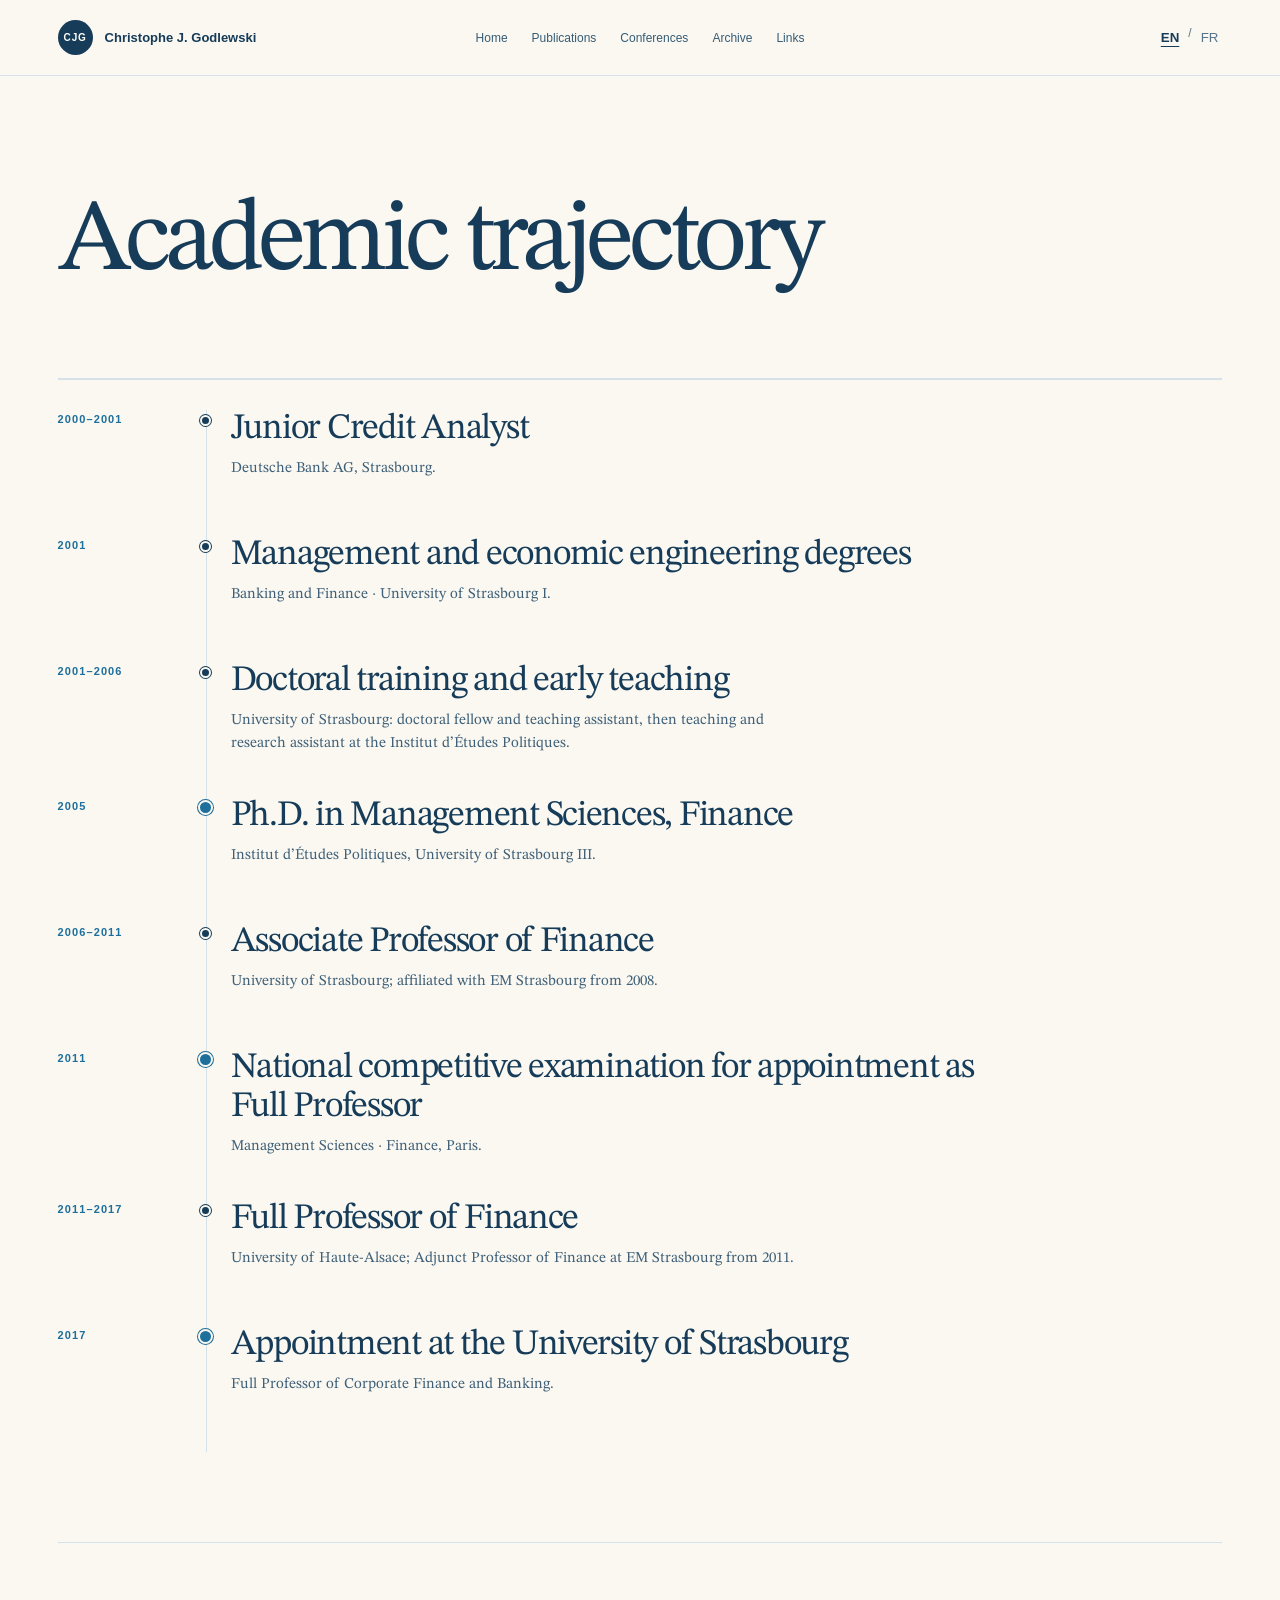
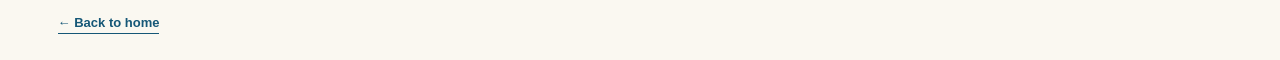
<file: trajectory/index.html>
<!doctype html>
<html lang="en">
<head>
  <meta charset="utf-8">
  <meta name="viewport" content="width=device-width,initial-scale=1">
  <meta name="description" content="Academic trajectory of Christophe J. Godlewski">
  <title>Academic trajectory | Christophe J. Godlewski</title>
  <link rel="stylesheet" href="../assets/style.css?v=20260914-2">
</head>
<body>
  <header class="site-header">
    <a href="../" class="brand"><span class="brand-mark">CJG</span><span class="brand-name">Christophe J. Godlewski</span></a>
    <nav>
      <a href="../" data-en="Home" data-fr="Accueil">Home</a>
      <a href="../publications/" data-en="Publications" data-fr="Publications">Publications</a>
      <a href="../conferences/" data-en="Conferences" data-fr="Conférences">Conferences</a>
      <a href="../archives/" data-en="Archive" data-fr="Archives">Archive</a>
      <a href="../#links" data-en="Links" data-fr="Liens">Links</a>
    </nav>
    <div class="language-switch"><button data-lang="en">EN</button><span>/</span><button data-lang="fr">FR</button></div>
  </header>
  <main>
    <section class="page-hero wrap trajectory-hero">
      <h1 data-en="Academic trajectory" data-fr="Parcours académique">Academic trajectory</h1>
    </section>
    <section class="trajectory wrap" aria-label="Academic trajectory">
      <ol class="timeline-list">
        <li class="timeline-entry">
          <time>2000–2001</time><span class="timeline-marker" aria-hidden="true"></span>
          <div><h2 data-en="Junior Credit Analyst" data-fr="Analyste crédit junior">Junior Credit Analyst</h2><p data-en="Deutsche Bank AG, Strasbourg." data-fr="Deutsche Bank AG, Strasbourg.">Deutsche Bank AG, Strasbourg.</p></div>
        </li>
        <li class="timeline-entry">
          <time>2001</time><span class="timeline-marker" aria-hidden="true"></span>
          <div><h2 data-en="Management and economic engineering degrees" data-fr="DEA Management et Magistère de génie économique">Management and economic engineering degrees</h2><p data-en="Banking and Finance · University of Strasbourg I." data-fr="Option banque et finance · Université de Strasbourg I.">Banking and Finance · University of Strasbourg I.</p></div>
        </li>
        <li class="timeline-entry">
          <time>2001–2006</time><span class="timeline-marker" aria-hidden="true"></span>
          <div><h2 data-en="Doctoral training and early teaching" data-fr="Formation doctorale et premiers enseignements">Doctoral training and early teaching</h2><p data-en="University of Strasbourg: doctoral fellow and teaching assistant, then teaching and research assistant at the Institut d’Études Politiques." data-fr="Université de Strasbourg : allocataire-moniteur, puis ATER à l’Institut d’Études Politiques.">University of Strasbourg: doctoral fellow and teaching assistant, then teaching and research assistant at the Institut d’Études Politiques.</p></div>
        </li>
        <li class="timeline-entry timeline-entry-major">
          <time>2005</time><span class="timeline-marker" aria-hidden="true"></span>
          <div><h2 data-en="Ph.D. in Management Sciences, Finance" data-fr="Doctorat de sciences de gestion, spécialité finance">Ph.D. in Management Sciences, Finance</h2><p data-en="Institut d’Études Politiques, University of Strasbourg III." data-fr="Institut d’Études Politiques, Université de Strasbourg III.">Institut d’Études Politiques, University of Strasbourg III.</p></div>
        </li>
        <li class="timeline-entry">
          <time>2006–2011</time><span class="timeline-marker" aria-hidden="true"></span>
          <div><h2 data-en="Associate Professor of Finance" data-fr="Maître de conférences en finance">Associate Professor of Finance</h2><p data-en="University of Strasbourg; affiliated with EM Strasbourg from 2008." data-fr="Université de Strasbourg ; affilié à EM Strasbourg à partir de 2008.">University of Strasbourg; affiliated with EM Strasbourg from 2008.</p></div>
        </li>
        <li class="timeline-entry timeline-entry-major">
          <time>2011</time><span class="timeline-marker" aria-hidden="true"></span>
          <div><h2 data-en="National competitive examination for appointment as Full Professor" data-fr="Agrégation externe pour le recrutement de professeurs des universités">National competitive examination for appointment as Full Professor</h2><p data-en="Management Sciences · Finance, Paris." data-fr="Sciences de gestion · spécialité finance, Paris.">Management Sciences · Finance, Paris.</p></div>
        </li>
        <li class="timeline-entry">
          <time>2011–2017</time><span class="timeline-marker" aria-hidden="true"></span>
          <div><h2 data-en="Full Professor of Finance" data-fr="Professeur des universités en finance">Full Professor of Finance</h2><p data-en="University of Haute-Alsace; Adjunct Professor of Finance at EM Strasbourg from 2011." data-fr="Université de Haute-Alsace ; professeur de finance affilié à EM Strasbourg à partir de 2011.">University of Haute-Alsace; Adjunct Professor of Finance at EM Strasbourg from 2011.</p></div>
        </li>
        <li class="timeline-entry timeline-entry-major">
          <time>2017</time><span class="timeline-marker" aria-hidden="true"></span>
          <div><h2 data-en="Appointment at the University of Strasbourg" data-fr="Nomination à l’Université de Strasbourg">Appointment at the University of Strasbourg</h2><p data-en="Full Professor of Corporate Finance and Banking." data-fr="Professeur des universités en finance d’entreprise et banque.">Full Professor of Corporate Finance and Banking.</p></div>
        </li>
      </ol>
    </section>
  </main>
  <footer class="footer wrap"><a class="text-link" href="../" data-en="← Back to home" data-fr="← Retour à l’accueil">← Back to home</a></footer>
  <script src="../assets/site.js?v=20260914-1"></script>
</body>
</html>
</file>
<file: assets/style.css>
@import url('https://fonts.googleapis.com/css2?family=STIX+Two+Text:ital,wght@0,400;0,500;0,600;0,700;1,400;1,500;1,600&display=swap');

:root {
  --ink: #163c59;
  --muted: #59758b;
  --paper: #faf8f1;
  --white: #fffefa;
  --line: #d6e2ea;
  --accent: #1e6f9b;
  --accent-dark: #155777;
}

* { box-sizing: border-box; }
html { scroll-behavior: smooth; }
body { margin: 0; background: var(--paper); background-image: radial-gradient(rgba(22,60,89,.025) .5px, transparent .7px); background-size: 6px 6px; color: var(--ink); font-family: 'STIX Two Text', 'Latin Modern Roman', 'CMU Serif', Georgia, serif; }
a { color: inherit; text-decoration: none; }

.site-header { position: sticky; top: 0; z-index: 10; display: grid; grid-template-columns: 1fr auto 1fr; align-items: center; min-height: 76px; padding: 0 4.5vw; background: rgba(250,248,241,.94); border-bottom: 1px solid var(--line); backdrop-filter: blur(12px); }
.brand { display: inline-flex; align-items: center; gap: 12px; font-family: Arial, Helvetica, sans-serif; font-size: 13px; font-weight: 700; }
.brand-mark { display: grid; place-items: center; width: 35px; height: 35px; color: var(--white); background: var(--ink); border-radius: 50%; font-size: 10px; letter-spacing: .08em; }
nav { display: flex; gap: 24px; font-family: Arial, Helvetica, sans-serif; font-size: 12px; color: #365c76; }
nav a[aria-current=page], nav a:hover, .links a:hover { color: var(--accent); }
.language-switch { display: flex; justify-content: flex-end; gap: 5px; color: var(--muted); font-family: Arial, Helvetica, sans-serif; font-size: 12px; }
.language-switch button { border: 0; background: none; color: inherit; cursor: pointer; padding: 4px; }
.language-switch button.active { color: var(--ink); font-weight: 700; text-decoration: underline; text-underline-offset: 4px; }

.wrap { width: min(1180px, 91vw); margin: 0 auto; }
.hero { position: relative; isolation: isolate; display: grid; grid-template-columns: minmax(0,1.35fr) minmax(250px,.65fr); gap: clamp(34px,7vw,110px); min-height: 500px; align-items: center; padding: 50px 0 62px; }
.hero > * { position: relative; z-index: 1; }
.hero-archive-trigger { position: absolute; z-index: 0; inset: 25px 39% 25px -6%; margin: 0; padding: 0; border: 0; background: url('bank-polski-warsaw-archive.jpg') center / cover no-repeat; mix-blend-mode: multiply; opacity: .11; cursor: pointer; transition: opacity .2s ease; }
.hero-archive-trigger:hover { opacity: .17; }
.hero-archive-trigger:focus-visible { outline: 2px solid var(--accent); outline-offset: 4px; opacity: .18; }
.visually-hidden { position: absolute; width: 1px; height: 1px; padding: 0; margin: -1px; overflow: hidden; clip: rect(0, 0, 0, 0); white-space: nowrap; border: 0; }
.eyebrow, .section-label, .paper-meta { margin: 0; color: var(--accent); font-family: Arial, Helvetica, sans-serif; font-size: 11px; font-weight: 700; letter-spacing: .12em; text-transform: uppercase; }
.intro { max-width: 665px; margin: 20px 0 0; color: #496980; font-size: 18px; line-height: 1.65; }
.actions { display: flex; gap: 10px; margin-top: 35px; flex-wrap: wrap; }
.hero-archive-credit { display: inline-block; margin-top: 24px; color: var(--muted); font-family: Arial, Helvetica, sans-serif; font-size: 10px; line-height: 1.35; text-decoration: underline; text-decoration-color: transparent; text-underline-offset: 3px; }
.hero-archive-credit:hover { color: var(--accent-dark); text-decoration-color: currentColor; }
.hero-audio-status { display: inline-block; margin-top: 8px; color: var(--muted); font-family: Arial, Helvetica, sans-serif; font-size: 10px; line-height: 1.35; }
.hero-audio-status[hidden] { display: none; }
.button { display: inline-flex; gap: 26px; align-items: center; padding: 13px 16px; border: 1px solid var(--ink); font-family: Arial, Helvetica, sans-serif; font-size: 13px; font-weight: 700; }
.button.dark { background: var(--ink); color: var(--white); }
.portrait { width: min(100%,285px); aspect-ratio: 386/675; justify-self: end; overflow: hidden; }
.portrait img { width: 100%; height: 100%; display: block; object-fit: cover; }

.roles { display: grid; grid-template-columns: .7fr 1.3fr; gap: 8vw; padding: 42px 0 95px; border-top: 1px solid var(--line); }
.section-label { display: flex; gap: 11px; align-items: center; }
.section-label span { color: var(--muted); }
h1, h2, h3 { font-family: 'STIX Two Text', 'Latin Modern Roman', 'CMU Serif', Georgia, serif; font-weight: 400; }
.roles h2, .section-heading h2, .archive h2 { margin: 0 0 24px; font-size: clamp(30px,3.5vw,45px); letter-spacing: -.035em; }
.role-list { margin: 0; padding: 0; list-style: none; border-top: 1px solid var(--line); }
.role-list li { padding: 15px 0; border-bottom: 1px solid var(--line); color: #3f6078; font-size: 15px; }
.trajectory-link { display: inline-block; margin-top: 23px; }

.trajectory-hero { min-height: 0; padding-bottom: 52px; }
.trajectory-hero h1 { margin: 16px 0 14px; font-size: clamp(52px, 8vw, 112px); letter-spacing: -.055em; }
.trajectory-hero > p:last-child { max-width: 560px; margin: 0; color: var(--muted); font-size: 17px; line-height: 1.55; }
.trajectory { padding: 30px 0 90px; border-top: 1px solid var(--line); }
.timeline-list { position: relative; max-width: 940px; margin: 0; padding: 0; list-style: none; }
.timeline-list::before { position: absolute; top: 0; bottom: 0; left: 148px; width: 1px; background: var(--line); content: ''; }
.timeline-entry { display: grid; grid-template-columns: 125px 48px minmax(0, 1fr); gap: 0; min-height: 126px; }
.timeline-entry time { padding-top: 3px; color: var(--accent); font: 700 11px Arial, Helvetica, sans-serif; letter-spacing: .1em; }
.timeline-marker { position: relative; z-index: 1; width: 11px; height: 11px; margin: 5px 0 0 17px; border: 2px solid var(--paper); border-radius: 50%; background: var(--ink); box-shadow: 0 0 0 1px var(--ink); }
.timeline-entry > div { padding: 0 0 42px 0; }
.timeline-entry h2 { margin: 0 0 8px; color: var(--ink); font-size: clamp(25px, 2.8vw, 36px); line-height: 1.08; letter-spacing: -.035em; }
.timeline-entry p { max-width: 590px; margin: 0; color: #3f6078; font-size: 15px; line-height: 1.55; }
.timeline-entry-major .timeline-marker { width: 15px; height: 15px; margin: 3px 0 0 15px; background: var(--accent); box-shadow: 0 0 0 1px var(--accent); }

.publications, .conferences, .archive { padding: 86px 0; border-top: 1px solid var(--line); }
.section-heading { display: grid; grid-template-columns: .7fr 1.3fr; gap: 8vw; margin-bottom: 42px; }
.publication-list, .conference-list { border-top: 1px solid var(--line); }
.publication-row, .conference-row { display: grid; grid-template-columns: 88px 1fr auto; gap: 20px; padding: 25px 0; border-bottom: 1px solid var(--line); }
.publication-row time, .conference-row time, .record time { color: var(--accent); font: 400 22px 'STIX Two Text', 'Latin Modern Roman', Georgia, serif; }
.publication-row h3, .conference-row p { margin: 2px 0; font-size: 23px; line-height: 1.25; }
.conference-row p { color: #3f6078; font-family: 'STIX Two Text', 'Latin Modern Roman', Georgia, serif; }
.conference-row sup, .conference-year sup { color: var(--accent); font: 700 12px Arial; }
.publication-links, .record-links { display: flex; gap: 12px; align-items: flex-start; color: var(--accent); font-family: Arial, Helvetica, sans-serif; font-size: 11px; font-weight: 700; }
.text-link { display: inline-flex; margin-top: 24px; color: var(--accent-dark); font-family: Arial, Helvetica, sans-serif; font-size: 13px; font-weight: 700; border-bottom: 1px solid currentColor; padding-bottom: 3px; }
.archive { padding: 90px 0; }
.archive h2 { max-width: 710px; margin-top: 17px; }

.footer { padding: 48px 0 26px; border-top: 1px solid var(--line); }
.profile-grid { display: grid; grid-template-columns: repeat(4, minmax(0,1fr)); gap: 20px; margin-top: 32px; align-items: start; }
.links { display: flex; flex-direction: column; gap: 13px; color: var(--accent-dark); font-family: Arial, Helvetica, sans-serif; font-size: 14px; font-weight: 700; }
.links p { margin: 0 0 4px; color: var(--muted); font-size: 10px; letter-spacing: .11em; text-transform: uppercase; }
.site-note { margin: 64px 0 0; padding-top: 18px; border-top: 1px solid var(--line); color: var(--muted); font-size: 11px; }

.page-hero { padding: 88px 0 52px; border-bottom: 1px solid var(--line); }
.page-hero h1 { margin: 14px 0 20px; font-size: clamp(54px,8vw,104px); letter-spacing: -.055em; }
.page-hero > p:last-child { max-width: 610px; margin: 0; color: var(--muted); font-size: 18px; line-height: 1.6; }
.page-content { padding: 34px 0 80px; }
.publication-tools { display: flex; justify-content: space-between; gap: 24px; align-items: center; padding-bottom: 24px; }
.publication-tools p, .conference-note { margin: 0; color: var(--muted); font-size: 14px; }
.oa-gallery { padding: 62px 0 78px; border-bottom: 1px solid var(--line); }
.oa-gallery .section-heading { margin-bottom: 32px; }
.oa-gallery .section-heading h2 { margin-bottom: 14px; }
.oa-intro { max-width: 610px; margin: 0; color: var(--muted); font-size: 15px; line-height: 1.55; }
.oa-grid { display: grid; grid-template-columns: repeat(2, minmax(0, 1fr)); gap: 1px; background: var(--line); border: 1px solid var(--line); }
.oa-card { display: grid; grid-template-columns: minmax(230px, 1.08fr) minmax(0, .92fr); background: var(--white); }
.oa-cover { display: flex; align-items: flex-start; padding: 16px; background: #f2f0e9; }
.oa-cover img { width: 100%; height: auto; display: block; box-shadow: 0 6px 15px rgba(22,60,89,.11); }
.oa-card-copy { display: flex; min-height: 100%; flex-direction: column; align-items: flex-start; padding: 20px; }
.oa-meta { margin: 0; color: var(--accent); font: 700 10px Arial, Helvetica, sans-serif; letter-spacing: .1em; text-transform: uppercase; }
.oa-card h2 { margin: 16px 0 11px; font-size: clamp(22px, 2vw, 30px); line-height: 1.06; }
.oa-card .paper-meta { margin: 0; color: var(--muted); font: italic 14px/1.55 'STIX Two Text', 'Latin Modern Roman', Georgia, serif; }
.oa-summary { margin: 16px 0 20px; color: #3f6078; font-size: 13px; line-height: 1.55; }
.oa-card .record-links { margin-top: auto; }
.full-list, .conference-years { list-style: none; margin: 0; padding: 0; border-top: 1px solid var(--line); }
.record { display: grid; grid-template-columns: 96px 1fr; gap: 24px; padding: 21px 0; border-bottom: 1px solid var(--line); }
.record p { margin: 0; color: #3f6078; font-size: 15px; line-height: 1.52; }
.conference-year { display: grid; grid-template-columns: 96px 1fr; gap: 24px; padding: 25px 0; border-bottom: 1px solid var(--line); }
.conference-year h2 { margin: 0; color: var(--accent); font: 400 28px 'STIX Two Text', 'Latin Modern Roman', Georgia, serif; }
.conference-year ul { margin: 0; padding: 0; list-style: none; }
.conference-year li { padding: 0 0 14px; color: #3f6078; font-size: 15px; line-height: 1.52; }
.conference-year li:last-child { padding-bottom: 0; }
.conference-map { padding: 66px 0 42px; border-bottom: 1px solid var(--line); }
.map-intro { display: grid; grid-template-columns: .7fr 1.3fr; gap: 8vw; align-items: start; }
.map-intro h2 { margin: 0; font-size: clamp(31px, 4vw, 52px); letter-spacing: -.04em; }
.map-intro p:last-child { grid-column: 2; max-width: 620px; margin: -8px 0 0; color: var(--muted); font-size: 16px; line-height: 1.55; }
.map-controls { display: flex; gap: 8px; flex-wrap: wrap; margin: 32px 0 18px; }
.map-filter { padding: 8px 11px; border: 1px solid var(--line); background: transparent; color: var(--accent-dark); font-family: Arial, Helvetica, sans-serif; font-size: 12px; font-weight: 700; cursor: pointer; }
.map-filter.active, .map-filter:hover { border-color: var(--accent); background: var(--accent); color: var(--white); }
.conference-map-canvas { height: min(560px, 62vh); min-height: 360px; border: 1px solid var(--line); background: var(--white); }
.map-summary { margin: 13px 0 0; color: var(--muted); font-family: Arial, Helvetica, sans-serif; font-size: 12px; }
.conference-popup { font-family: Arial, Helvetica, sans-serif; color: var(--ink); }
.conference-popup strong { font-family: 'STIX Two Text', 'Latin Modern Roman', Georgia, serif; font-size: 20px; font-weight: 400; }
.conference-popup p { margin: 4px 0 12px; color: var(--muted); font-size: 12px; }
.conference-popup ul { max-height: 230px; margin: 0; padding-left: 16px; overflow: auto; }
.conference-popup li { margin: 0 0 7px; font-size: 12px; line-height: 1.35; }
.conference-popup li span { color: var(--accent); font-weight: 700; }
.conference-popup em { color: var(--muted); font-style: normal; }
.books { padding: 70px 0; border-top: 1px solid var(--line); }
.books li { padding: 10px 0; color: #3f6078; line-height: 1.5; }

.archive-documents { display: grid; grid-template-columns: repeat(2,1fr); gap: 1px; padding: 1px 0 78px; background: var(--line); border-top: 1px solid var(--line); }
.archive-documents article { min-height: 245px; padding: 26px; background: var(--white); display: flex; flex-direction: column; align-items: flex-start; }
.archive-documents p { margin: 0; color: var(--accent); font-size: 10px; font-weight: 700; letter-spacing: .1em; text-transform: uppercase; }
.archive-documents h2 { margin: 48px 0 8px; font-size: 29px; line-height: 1.06; }
.archive-documents time { color: var(--muted); font-size: 12px; }
.archive-documents a { margin-top: auto; color: var(--accent-dark); font-size: 12px; font-weight: 700; border-bottom: 1px solid currentColor; padding-bottom: 2px; }

.companion-list { padding: 1px 0 78px; background: var(--line); border-top: 1px solid var(--line); }
.companion-list article { display: grid; grid-template-columns: 110px 1fr auto; gap: 26px; padding: 32px 28px; background: var(--white); border-bottom: 1px solid var(--line); }
.companion-list span { color: var(--accent); font: 400 42px 'STIX Two Text', 'Latin Modern Roman', Georgia, serif; }
.companion-list time { display: block; color: var(--muted); font-size: 11px; }
.companion-list h2 { margin: 13px 0 10px; font-size: clamp(28px,3.4vw,43px); line-height: 1.04; }
.companion-list article p:not(.paper-meta) { margin: 0; color: var(--muted); font-size: 14px; line-height: 1.55; }
.companion-list > a { margin-top: 6px; color: var(--accent-dark); font-size: 12px; font-weight: 700; border-bottom: 1px solid currentColor; height: max-content; }

@media (max-width: 900px) and (min-width: 761px) {
  .hero { grid-template-columns: minmax(0, 1fr) minmax(190px, .55fr); gap: clamp(24px, 4vw, 50px); }
}

@media (max-width: 760px) {
  .site-header { grid-template-columns: 1fr auto; padding: 0 5vw; }
  .brand-name, nav { display: none; }
  .hero, .roles, .section-heading { grid-template-columns: 1fr; gap: 30px; }
  .hero { padding: 55px 0; min-height: 0; }
  .hero-archive-trigger, .hero-archive-credit, .hero-audio-status { display: none; }
  .portrait { width: min(100%,345px); justify-self: start; }
  .publications, .conferences, .archive { padding: 62px 0; }
  .publication-row, .conference-row { grid-template-columns: 55px 1fr; }
  .publication-links { grid-column: 2; }
  .profile-grid, .archive-documents { grid-template-columns: 1fr; }
  .record, .conference-year { grid-template-columns: 58px 1fr; gap: 15px; }
  .map-intro { grid-template-columns: 1fr; gap: 13px; }
  .map-intro p:last-child { grid-column: auto; margin: 0; }
  .conference-map-canvas { height: 390px; min-height: 0; }
  .publication-tools { align-items: flex-start; flex-direction: column; }
  .oa-gallery { padding: 48px 0 58px; }
  .oa-grid { grid-template-columns: 1fr; }
  .oa-card { grid-template-columns: minmax(155px, .85fr) minmax(0, 1.15fr); }
  .oa-cover { padding: 14px 0 14px 14px; }
  .oa-card-copy { padding: 20px; }
  .timeline-list::before { left: 92px; }
  .timeline-entry { grid-template-columns: 72px 38px minmax(0, 1fr); min-height: 108px; }
  .timeline-marker { margin-left: 13px; }
  .timeline-entry-major .timeline-marker { margin-left: 11px; }
  .timeline-entry h2 { font-size: 25px; }
  .companion-list article { grid-template-columns: 1fr; gap: 16px; }
}
</file>
